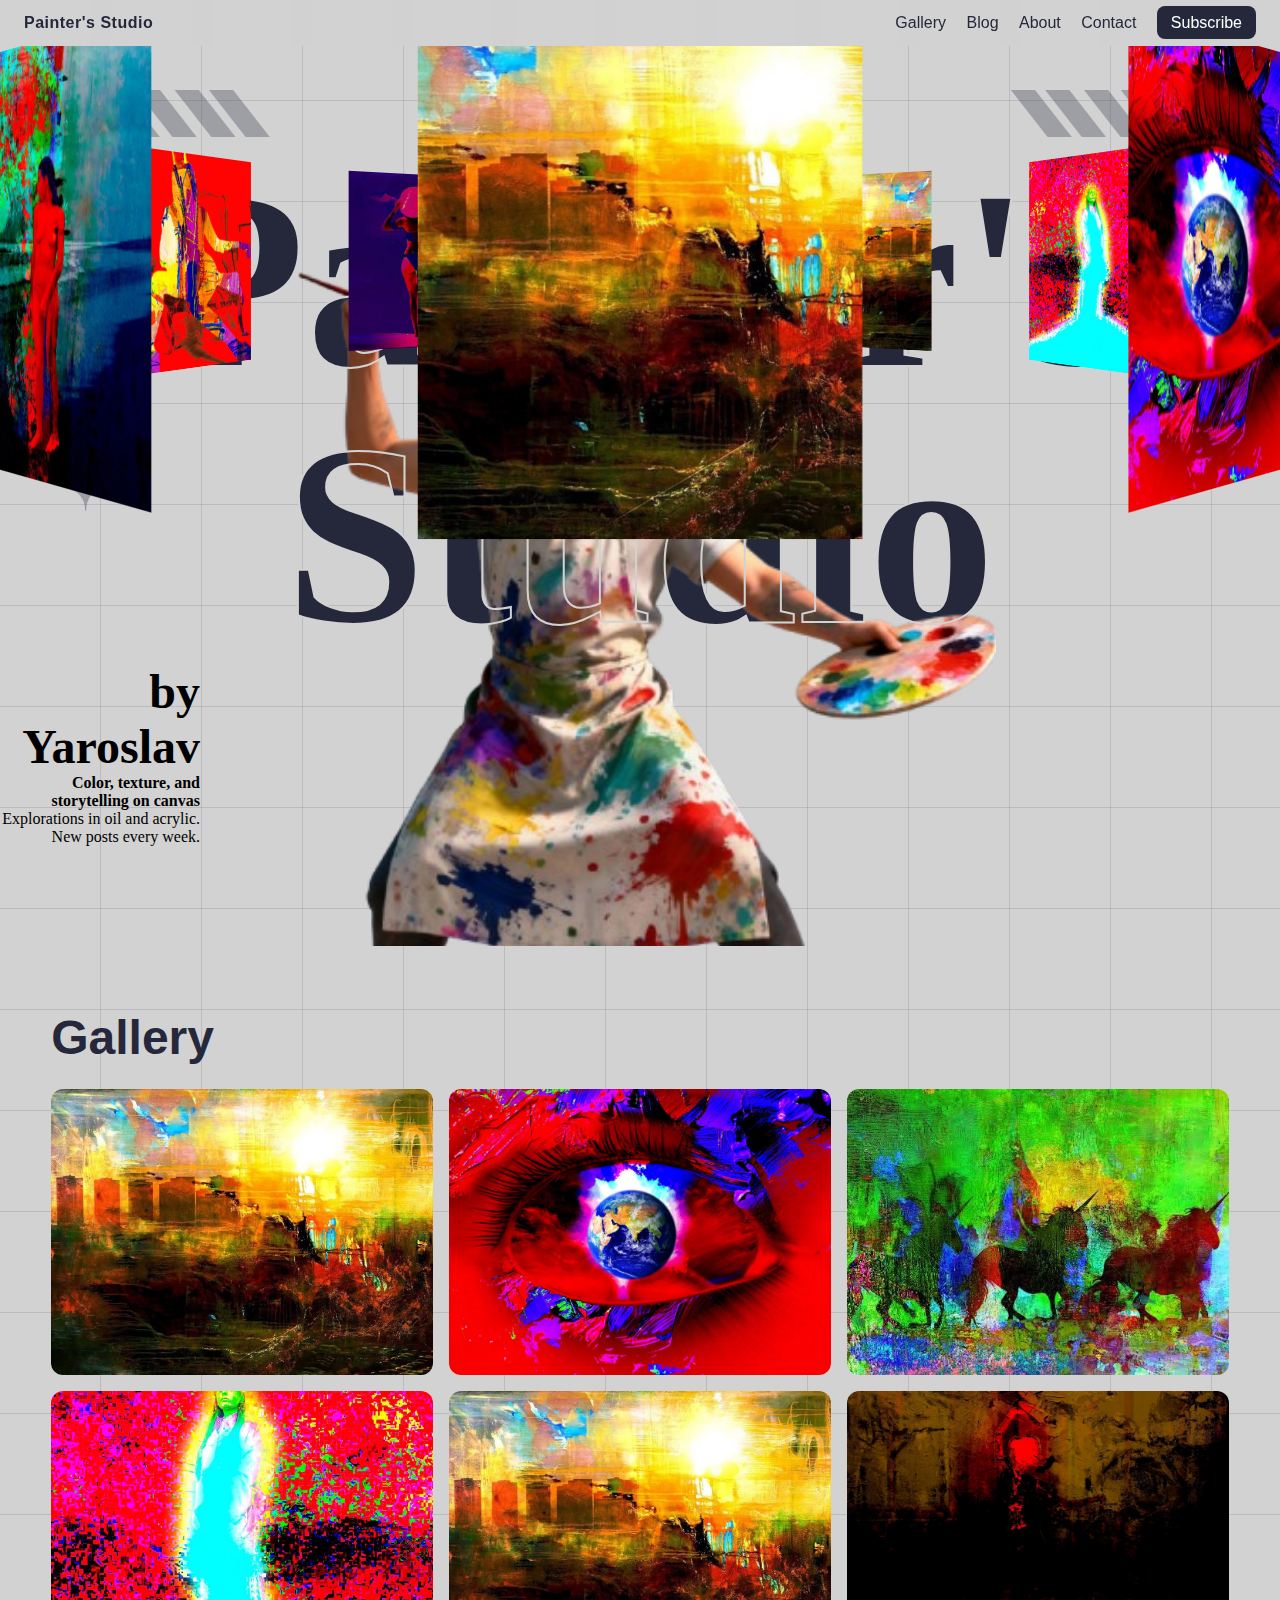
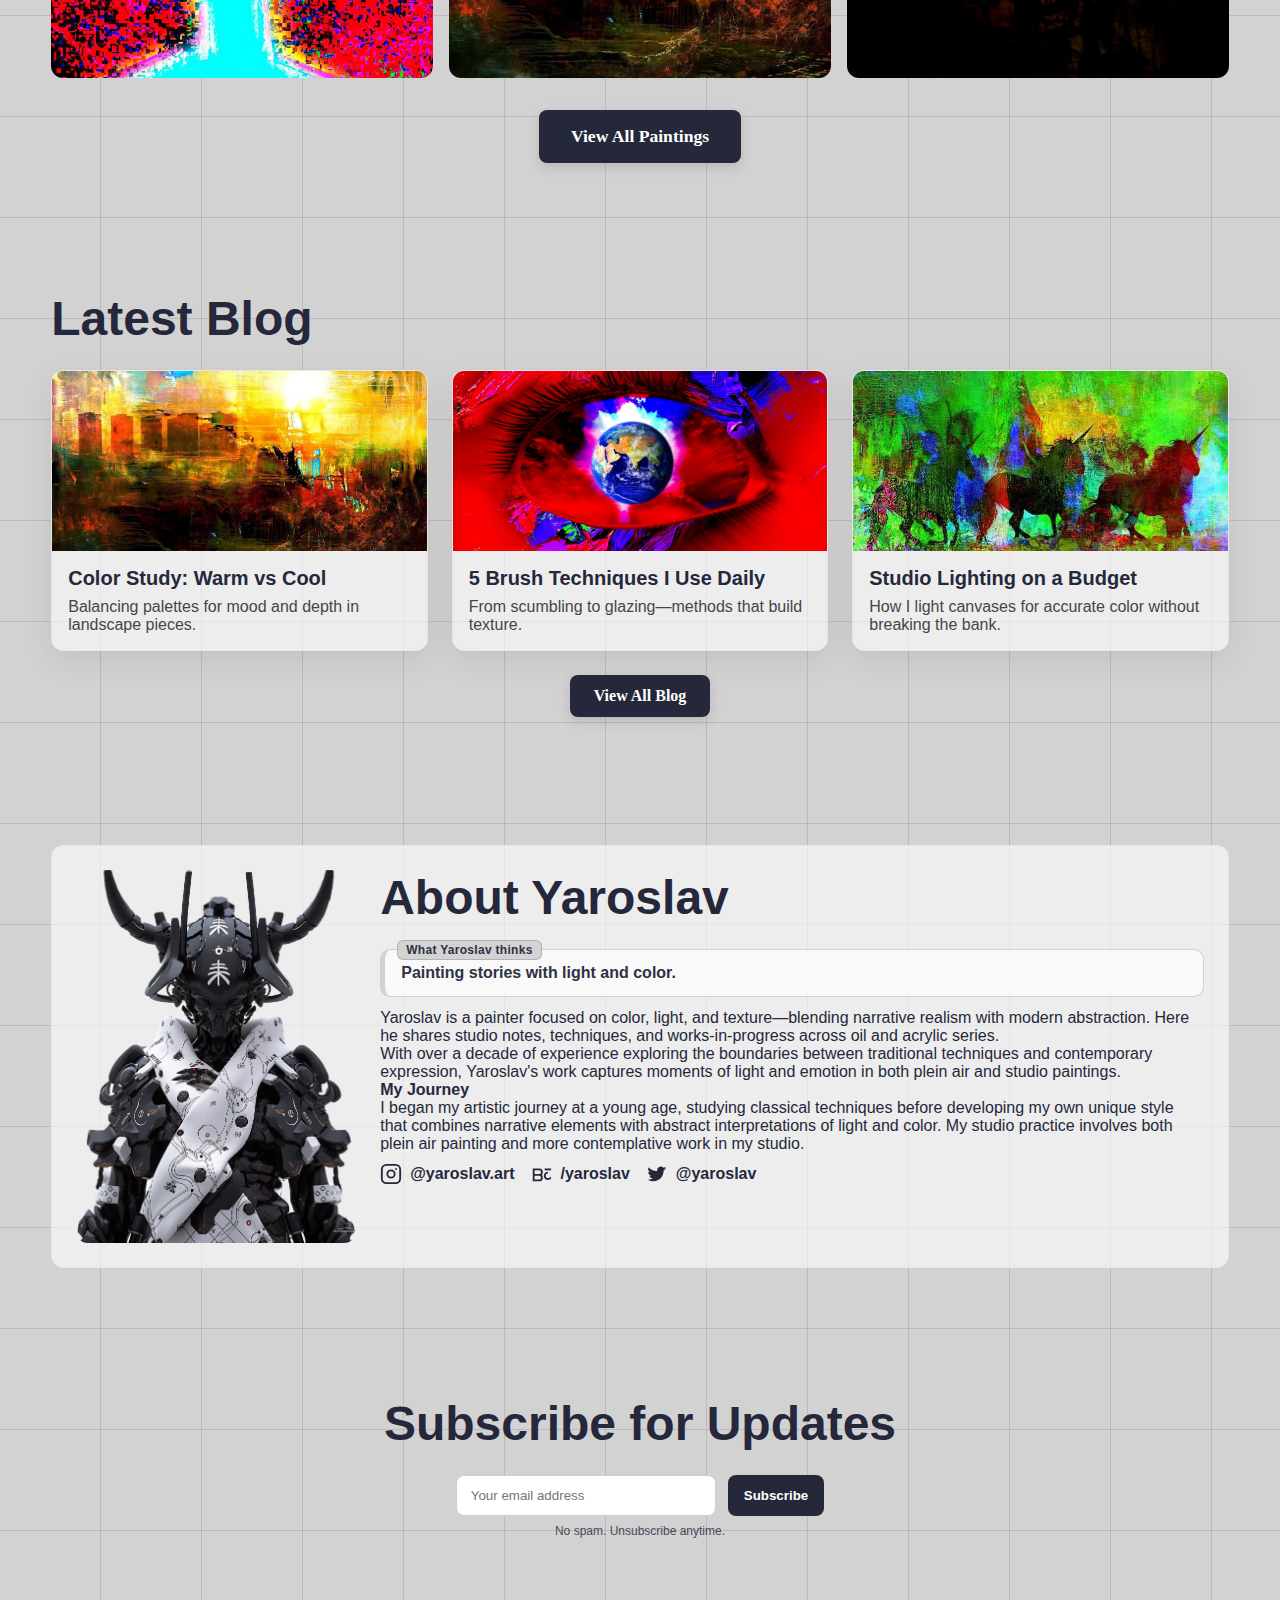
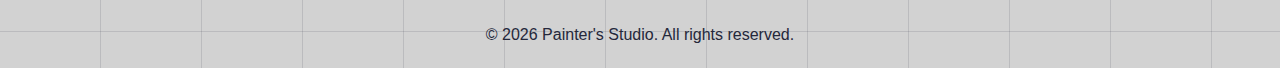
<file: index.html>
<!DOCTYPE html>
<html lang="en">
  <head>
    <meta charset="UTF-8" />
    <meta name="viewport" content="width=device-width, initial-scale=1.0" />
    <title>Painter's Studio — Blog</title>
    <style>
      * {
        margin: 0;
        padding: 0;
        box-sizing: border-box;
      }
      body {
        background-color: #d2d2d2;
        background-image: repeating-linear-gradient(
            to right,
            transparent 0 100px,
            #25283b22 100px 101px
          ),
          repeating-linear-gradient(
            to bottom,
            transparent 0 100px,
            #25283b22 100px 101px
          );
      }

      body::before {
        position: absolute;
        width: min(1400px, 90vw);
        top: 10%;
        left: 50%;
        height: 90%;
        transform: translateX(-50%);
        content: "";
        background-image: url(images/bg.png);
        background-size: 100%;
        background-repeat: no-repeat;
        background-position: top center;
        pointer-events: none;
      }

      /* Mobile menu toggle button */
      .menu-toggle {
        display: none;
        flex-direction: column;
        background: none;
        border: none;
        cursor: pointer;
        padding: 10px;
        z-index: 10;
      }

      .menu-toggle span {
        width: 25px;
        height: 3px;
        background-color: #25283b;
        margin: 3px 0;
        transition: 0.3s;
        border-radius: 2px;
      }

      /* Site header */
      .site-header {
        position: sticky;
        top: 0;
        width: 100%;
        display: flex;
        align-items: center;
        justify-content: space-between;
        padding: 14px 24px;
        backdrop-filter: blur(8px);
        background: rgba(210, 210, 210, 0.5);
        z-index: 5;
        font-family: Poppins, sans-serif;
      }
      .site-header .brand {
        font-weight: 700;
        letter-spacing: 0.5px;
        color: #25283b;
      }
      .site-header .nav a {
        color: #25283b;
        text-decoration: none;
        margin-left: 16px;
        font-weight: 500;
      }
      .site-header .nav .cta {
        padding: 8px 14px;
        border-radius: 8px;
        background: #25283b;
        color: #fff;
      }

      /* Responsive styles */
      @media screen and (max-width: 640px) {
        .site-header {
          padding: 12px 16px;
        }
        .site-header .nav a {
          margin-left: 10px;
        }

        /* Mobile menu styles - opening from left */
        .menu-toggle {
          display: flex;
        }

        .site-header .nav {
          position: fixed;
          top: 0;
          left: -100%;
          width: 70%;
          height: 100vh;
          background: rgba(210, 210, 210, 0.95);
          backdrop-filter: blur(8px);
          flex-direction: column;
          justify-content: flex-start;
          padding: 80px 20px 20px;
          transition: left 0.3s ease;
          z-index: 1000;
          display: flex !important; /* Override the display: none from style.css */
        }

        .site-header .nav.active {
          left: 0;
        }

        .site-header .nav a {
          margin: 10px 0;
          padding: 12px 0;
          font-size: 18px;
          border-bottom: 1px solid rgba(37, 40, 59, 0.1);
        }

        .site-header .nav .cta {
          margin-top: 10px;
          padding: 12px;
          text-align: center;
          border-radius: 8px;
        }
      }
    </style>
    <link rel="stylesheet" href="style.css" />
  </head>
  <body>
    <header class="site-header">
      <div class="brand">
        <a href="index.html" style="color: inherit; text-decoration: none"
          >Painter's Studio</a
        >
      </div>
      <button class="menu-toggle" aria-label="Toggle navigation">
        <span></span>
        <span></span>
        <span></span>
      </button>
      <nav class="nav" aria-label="Primary">
        <a href="gallery.html">Gallery</a>
        <a href="blog.html">Blog</a>
        <a href="about.html">About</a>
        <a href="contact.html">Contact</a>
        <a href="#newsletter" class="cta">Subscribe</a>
      </nav>
    </header>

    <div class="banner">
      <div class="slider" style="--quantity: 10">
        <div class="item" style="--position: 1">
          <a
            href="detail.html?img=images/paintings/painting1.jpg&title=Featured%20Artwork%201"
          >
            <img
              src="images/paintings/painting1.jpg"
              alt="Featured artwork 1"
            />
          </a>
        </div>
        <div class="item" style="--position: 2">
          <a
            href="detail.html?img=images/paintings/painting2.jpg&title=Featured%20Artwork%202"
          >
            <img
              src="images/paintings/painting2.jpg"
              alt="Featured artwork 2"
            />
          </a>
        </div>
        <div class="item" style="--position: 3">
          <a
            href="detail.html?img=images/paintings/painting3.jpg&title=Featured%20Artwork%203"
          >
            <img
              src="images/paintings/painting3.jpg"
              alt="Featured artwork 3"
            />
          </a>
        </div>
        <div class="item" style="--position: 4">
          <a
            href="detail.html?img=images/paintings/painting4.jpg&title=Featured%20Artwork%204"
          >
            <img
              src="images/paintings/painting4.jpg"
              alt="Featured artwork 4"
            />
          </a>
        </div>
        <div class="item" style="--position: 5">
          <a
            href="detail.html?img=images/paintings/painting5.jpg&title=Featured%20Artwork%205"
          >
            <img
              src="images/paintings/painting5.jpg"
              alt="Featured artwork 5"
            />
          </a>
        </div>
        <div class="item" style="--position: 6">
          <a
            href="detail.html?img=images/paintings/painting6.jpg&title=Featured%20Artwork%206"
          >
            <img
              src="images/paintings/painting6.jpg"
              alt="Featured artwork 6"
            />
          </a>
        </div>
        <div class="item" style="--position: 7">
          <a
            href="detail.html?img=images/paintings/painting7.jpg&title=Featured%20Artwork%207"
          >
            <img
              src="images/paintings/painting7.jpg"
              alt="Featured artwork 7"
            />
          </a>
        </div>
        <div class="item" style="--position: 8">
          <a
            href="detail.html?img=images/paintings/painting8.jpg&title=Featured%20Artwork%208"
          >
            <img
              src="images/paintings/painting8.jpg"
              alt="Featured artwork 8"
            />
          </a>
        </div>
        <div class="item" style="--position: 9">
          <a
            href="detail.html?img=images/paintings/painting9.jpg&title=Featured%20Artwork%209"
          >
            <img
              src="images/paintings/painting9.jpg"
              alt="Featured artwork 9"
            />
          </a>
        </div>
        <div class="item" style="--position: 10">
          <a
            href="detail.html?img=images/paintings/painting10.jpg&title=Featured%20Artwork%2010"
          >
            <img
              src="images/paintings/painting10.jpg"
              alt="Featured artwork 10"
            />
          </a>
        </div>
      </div>
      <div class="content">
        <h1 id="gallery" data-content="Painter's Studio">Painter's Studio</h1>
        <div class="author">
          <h2>by Yaroslav</h2>
          <p><b>Color, texture, and storytelling on canvas</b></p>
          <p>Explorations in oil and acrylic. New posts every week.</p>
        </div>
        <div class="model"></div>
      </div>
    </div>

    <main>
      <section id="gallery" class="section gallery">
        <h3 class="section-title">Gallery</h3>
        <div class="gallery-grid">
          <figure class="gallery-item">
            <a
              href="detail.html?img=images/paintings/painting1.jpg&title=Gallery%20Image%201"
            >
              <img src="images/paintings/painting1.jpg" alt="Gallery image 1" />
            </a>
          </figure>
          <figure class="gallery-item">
            <a
              href="detail.html?img=images/paintings/painting2.jpg&title=Gallery%20Image%202"
            >
              <img src="images/paintings/painting2.jpg" alt="Gallery image 2" />
            </a>
          </figure>
          <figure class="gallery-item">
            <a
              href="detail.html?img=images/paintings/painting3.jpg&title=Gallery%20Image%203"
            >
              <img src="images/paintings/painting3.jpg" alt="Gallery image 3" />
            </a>
          </figure>
          <figure class="gallery-item">
            <a
              href="detail.html?img=images/paintings/painting4.jpg&title=Gallery%20Image%204"
            >
              <img src="images/paintings/painting4.jpg" alt="Gallery image 4" />
            </a>
          </figure>
          <figure class="gallery-item">
            <a
              href="detail.html?img=images/paintings/painting5.jpg&title=Gallery%20Image%205"
            >
              <img src="images/paintings/painting5.jpg" alt="Gallery image 5" />
            </a>
          </figure>
          <figure class="gallery-item">
            <a
              href="detail.html?img=images/paintings/painting6.jpg&title=Gallery%20Image%206"
            >
              <img src="images/paintings/painting6.jpg" alt="Gallery image 6" />
            </a>
          </figure>
        </div>
        <div style="text-align: center; margin-top: 32px">
          <a
            href="gallery.html"
            class="cta"
            style="
              display: inline-block;
              padding: 16px 32px;
              font-size: 1.1rem;
              text-decoration: none;
              background: #25283b;
              color: #fff;
              border-radius: 8px;
              font-weight: 600;
              transition: all 0.3s ease;
              box-shadow: 0 4px 12px rgba(37, 40, 59, 0.15);
            "
          >
            View All Paintings
          </a>
        </div>
      </section>

      <section id="posts" class="section posts">
        <h3 class="section-title">Latest Blog</h3>
        <div class="posts-grid">
          <article class="post-card">
            <a
              href="detail.html?img=images/paintings/painting1.jpg&title=Color%20Study:%20Warm%20vs%20Cool&desc=Balancing%20palettes%20for%20mood%20and%20depth%20in%20landscape%20pieces.&meta=Blog%20Post%20·%205%20min%20read"
            >
              <img
                src="images/paintings/painting1.jpg"
                alt="Post cover: Color study"
              />
              <div class="post-content">
                <h4>Color Study: Warm vs Cool</h4>
                <p>
                  Balancing palettes for mood and depth in landscape pieces.
                </p>
              </div>
            </a>
          </article>
          <article class="post-card">
            <a
              href="detail.html?img=images/paintings/painting2.jpg&title=5%20Brush%20Techniques%20I%20Use%20Daily&desc=From%20scumbling%20to%20glazing—methods%20that%20build%20texture.&meta=Blog%20Post%20·%203%20min%20read"
            >
              <img
                src="images/paintings/painting2.jpg"
                alt="Post cover: Brush techniques"
              />
              <div class="post-content">
                <h4>5 Brush Techniques I Use Daily</h4>
                <p>From scumbling to glazing—methods that build texture.</p>
              </div>
            </a>
          </article>
          <article class="post-card">
            <a
              href="detail.html?img=images/paintings/painting3.jpg&title=Studio%20Lighting%20on%20a%20Budget&desc=How%20I%20light%20canvases%20for%20accurate%20color%20without%20breaking%20the%20bank.&meta=Blog%20Post%20·%204%20min%20read"
            >
              <img
                src="images/paintings/painting3.jpg"
                alt="Post cover: Studio lighting"
              />
              <div class="post-content">
                <h4>Studio Lighting on a Budget</h4>
                <p>
                  How I light canvases for accurate color without breaking the
                  bank.
                </p>
              </div>
            </a>
          </article>
        </div>
        <div style="text-align: center; margin-top: 24px">
          <a
            href="blog.html"
            class="cta"
            style="
              display: inline-block;
              padding: 12px 24px;
              font-size: 1rem;
              text-decoration: none;
              background: #25283b;
              color: #fff;
              border-radius: 8px;
              font-weight: 600;
              transition: all 0.3s ease;
              box-shadow: 0 4px 12px rgba(37, 40, 59, 0.15);
            "
          >
            View All Blog
          </a>
        </div>
      </section>

      <section id="about" class="section about">
        <div class="about-inner">
          <div class="about-media">
            <img src="images/model.png" alt="Portrait of Yaroslav" />
          </div>
          <div class="about-content">
            <h3 class="section-title">About Yaroslav</h3>
            <h4 class="slogan">Painting stories with light and color.</h4>
            <div class="about-text">
              <p>
                Yaroslav is a painter focused on color, light, and
                texture—blending narrative realism with modern abstraction. Here
                he shares studio notes, techniques, and works‑in‑progress across
                oil and acrylic series.
              </p>

              <p>
                With over a decade of experience exploring the boundaries
                between traditional techniques and contemporary expression,
                Yaroslav's work captures moments of light and emotion in both
                plein air and studio paintings.
              </p>

              <div class="journey">
                <h4>My Journey</h4>
                <p>
                  I began my artistic journey at a young age, studying classical
                  techniques before developing my own unique style that combines
                  narrative elements with abstract interpretations of light and
                  color. My studio practice involves both plein air painting and
                  more contemplative work in my studio.
                </p>
              </div>
            </div>
            <div class="socials">
              <a class="social" href="#" aria-label="Instagram">
                <svg
                  width="22"
                  height="22"
                  viewBox="0 0 24 24"
                  fill="none"
                  xmlns="http://www.w3.org/2000/svg"
                >
                  <rect
                    x="2"
                    y="2"
                    width="20"
                    height="20"
                    rx="5"
                    stroke="#25283B"
                    stroke-width="2"
                  />
                  <circle
                    cx="12"
                    cy="12"
                    r="4"
                    stroke="#25283B"
                    stroke-width="2"
                  />
                  <circle cx="17.5" cy="6.5" r="1" fill="#25283B" />
                </svg>
                <span>@yaroslav.art</span>
              </a>
              <a class="social" href="#" aria-label="Behance">
                <svg
                  width="22"
                  height="22"
                  viewBox="0 0 24 24"
                  fill="none"
                  xmlns="http://www.w3.org/2000/svg"
                >
                  <path
                    d="M4 7h6a3 3 0 110 6H4V7zm0 6h6a3 3 0 010 6H4v-6z"
                    stroke="#25283B"
                    stroke-width="2"
                  />
                  <path
                    d="M19.5 10.5c-1.933 0-3.5 1.567-3.5 3.5s1.567 3.5 3.5 3.5c1.356 0 2.54-.755 3.137-1.873"
                    stroke="#25283B"
                    stroke-width="2"
                  />
                  <path d="M16 7h7" stroke="#25283B" stroke-width="2" />
                </svg>
                <span>/yaroslav</span>
              </a>
              <a class="social" href="#" aria-label="Twitter">
                <svg
                  width="22"
                  height="22"
                  viewBox="0 0 24 24"
                  fill="none"
                  xmlns="http://www.w3.org/2000/svg"
                >
                  <path
                    d="M22 5.8a7.9 7.9 0 01-2.3.6 4 4 0 001.8-2.2 7.7 7.7 0 01-2.5 1 3.9 3.9 0 00-6.7 3.5A11 11 0 013 4.6a3.9 3.9 0 001.2 5.2 4 4 0 01-1.8.1 3.9 3.9 0 003.1 3.8 4 4 0 01-1.8.1 3.9 3.9 0 003.7 2.8A7.9 7.9 0 012 18.2a11.1 11.1 0 006 1.8c7.2 0 11.2-6 11.2-11.2v-.5A8 8 0 0022 5.8z"
                    fill="#25283B"
                  />
                </svg>
                <span>@yaroslav</span>
              </a>
            </div>
          </div>
        </div>
      </section>

      <section
        id="newsletter"
        class="section newsletter"
        aria-labelledby="newsletter-title"
      >
        <h3 id="newsletter-title" class="section-title">
          Subscribe for Updates
        </h3>
        <form action="#" method="post" class="newsletter-form">
          <input
            type="email"
            name="email"
            placeholder="Your email address"
            aria-label="Email address"
            required
          />
          <button type="submit" class="cta">Subscribe</button>
        </form>
        <p class="fineprint">No spam. Unsubscribe anytime.</p>
      </section>
    </main>

    <footer class="site-footer">
      <p>
        &copy; <span id="year"></span> Painter's Studio. All rights reserved.
      </p>
    </footer>

    <script>
      document.getElementById("year").textContent = new Date().getFullYear();

      // Mobile menu toggle
      document.addEventListener("DOMContentLoaded", function () {
        const menuToggle = document.querySelector(".menu-toggle");
        const nav = document.querySelector(".nav");

        function toggleMenu() {
          nav.classList.toggle("active");

          // Animate hamburger to X
          const spans = menuToggle.querySelectorAll("span");
          if (nav.classList.contains("active")) {
            spans[0].style.transform = "rotate(45deg) translate(5px, 5px)";
            spans[1].style.opacity = "0";
            spans[2].style.transform = "rotate(-45deg) translate(7px, -6px)";
          } else {
            spans[0].style.transform = "none";
            spans[1].style.opacity = "1";
            spans[2].style.transform = "none";
          }
        }

        menuToggle.addEventListener("click", toggleMenu);

        // Close menu when clicking on a link
        const navLinks = document.querySelectorAll(".nav a");
        navLinks.forEach((link) => {
          link.addEventListener("click", function () {
            nav.classList.remove("active");
            const spans = menuToggle.querySelectorAll("span");
            spans[0].style.transform = "none";
            spans[1].style.opacity = "1";
            spans[2].style.transform = "none";
          });
        });

        // Close menu when clicking outside of it
        document.addEventListener("click", function (event) {
          if (
            nav.classList.contains("active") &&
            !nav.contains(event.target) &&
            !menuToggle.contains(event.target)
          ) {
            nav.classList.remove("active");
            const spans = menuToggle.querySelectorAll("span");
            spans[0].style.transform = "none";
            spans[1].style.opacity = "1";
            spans[2].style.transform = "none";
          }
        });
      });
    </script>
  </body>
</html>
</file>
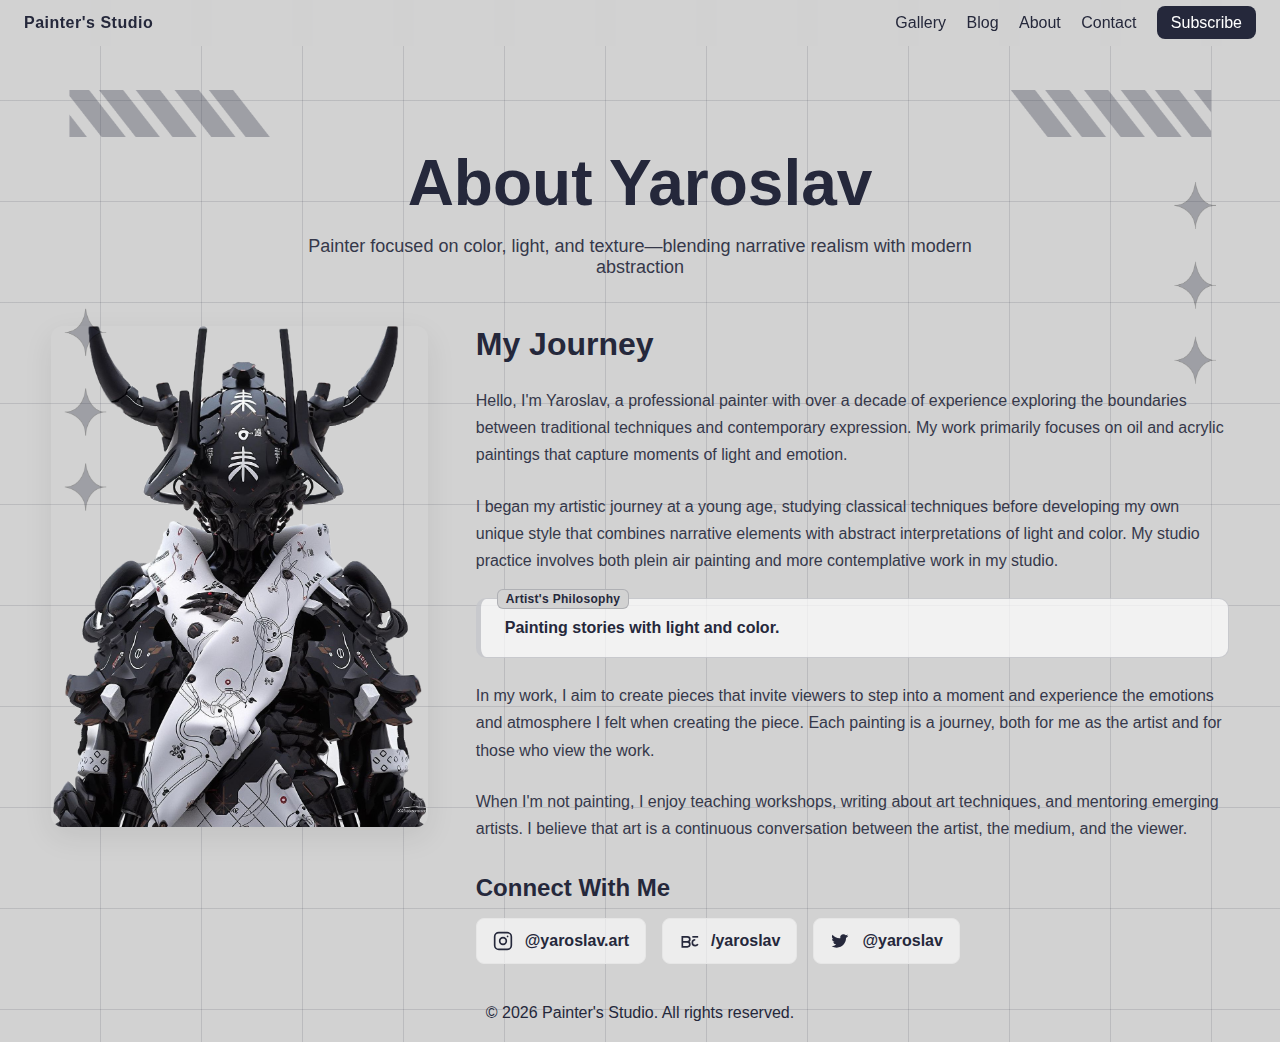
<file: about.html>
<!DOCTYPE html>
<html lang="en">
  <head>
    <meta charset="UTF-8" />
    <meta name="viewport" content="width=device-width, initial-scale=1.0" />
    <title>About Yaroslav — Painter's Studio</title>
    <link rel="stylesheet" href="style.css" />
    <style>
      /* Global reset and base styles */
      * {
        margin: 0;
        padding: 0;
        box-sizing: border-box;
      }
      body {
        background-color: #d2d2d2;
        background-image: repeating-linear-gradient(
            to right,
            transparent 0 100px,
            #25283b22 100px 101px
          ),
          repeating-linear-gradient(
            to bottom,
            transparent 0 100px,
            #25283b22 100px 101px
          );
      }

      body::before {
        position: absolute;
        width: min(1400px, 90vw);
        top: 10%;
        left: 50%;
        height: 90%;
        transform: translateX(-50%);
        content: "";
        background-image: url(images/bg.png);
        background-size: 100%;
        background-repeat: no-repeat;
        background-position: top center;
        pointer-events: none;
      }

      /* Mobile menu toggle button */
      .menu-toggle {
        display: none;
        flex-direction: column;
        background: none;
        border: none;
        cursor: pointer;
        padding: 10px;
        z-index: 10;
      }

      .menu-toggle span {
        width: 25px;
        height: 3px;
        background-color: #25283b;
        margin: 3px 0;
        transition: 0.3s;
        border-radius: 2px;
      }

      /* Site header */
      .site-header {
        position: sticky;
        top: 0;
        width: 100%;
        display: flex;
        align-items: center;
        justify-content: space-between;
        padding: 14px 24px;
        backdrop-filter: blur(8px);
        background: rgba(210, 210, 210, 0.5);
        z-index: 5;
        font-family: Poppins, sans-serif;
      }
      .site-header .brand {
        font-weight: 700;
        letter-spacing: 0.5px;
        color: #25283b;
      }
      .site-header .nav a {
        color: #25283b;
        text-decoration: none;
        margin-left: 16px;
        font-weight: 500;
      }
      .site-header .nav .cta {
        padding: 8px 14px;
        border-radius: 8px;
        background: #25283b;
        color: #fff;
      }

      /* Page-specific styles */
      .about-page {
        width: min(1200px, 92vw);
        margin: 100px auto 20px;
      }
      .about-hero {
        text-align: center;
        margin-bottom: 48px;
      }
      .about-hero h1 {
        font-family: "ICA Rubrik", Poppins, sans-serif;
        font-size: clamp(32px, 5vw, 64px);
        color: #25283b;
        margin-bottom: 16px;
      }
      .about-hero p {
        font-family: Poppins, sans-serif;
        font-size: 18px;
        max-width: 700px;
        margin: 0 auto;
        color: #25283b;
        opacity: 0.9;
      }
      .about-content {
        display: grid;
        grid-template-columns: 1fr 2fr;
        gap: 48px;
        align-items: start;
      }
      .about-portrait {
        border-radius: 12px;
        overflow: hidden;
        box-shadow: 0 10px 30px rgba(0, 0, 0, 0.08);
      }
      .about-portrait img {
        width: 100%;
        height: auto;
        display: block;
      }
      .about-text {
        font-family: Poppins, sans-serif;
        color: #25283b;
      }
      .about-text h2 {
        font-family: "ICA Rubrik", Poppins, sans-serif;
        font-size: 32px;
        margin-bottom: 24px;
        color: #25283b;
      }
      .about-text p {
        line-height: 1.7;
        margin-bottom: 24px;
        opacity: 0.9;
      }
      .slogan-box {
        margin: 24px 0;
        padding: 20px 24px;
        border: 1px solid #25283b33;
        border-left-width: 5px;
        border-radius: 10px;
        background: rgba(255, 255, 255, 0.7);
        font-weight: 600;
        position: relative;
      }
      .slogan-box::before {
        content: "Artist's Philosophy";
        position: absolute;
        top: -10px;
        left: 16px;
        font-size: 12px;
        line-height: 1;
        letter-spacing: 0.3px;
        color: #25283b;
        background: #d2d2d2;
        border: 1px solid #25283b33;
        border-radius: 6px;
        padding: 3px 8px;
      }
      .socials-section {
        margin-top: 32px;
      }
      .socials-section h3 {
        font-family: "ICA Rubrik", Poppins, sans-serif;
        font-size: 24px;
        margin-bottom: 16px;
        color: #25283b;
      }
      .social-links {
        display: flex;
        flex-wrap: wrap;
        gap: 16px;
      }
      .social-link {
        display: inline-flex;
        align-items: center;
        gap: 12px;
        color: #25283b;
        text-decoration: none;
        font-weight: 600;
        padding: 12px 16px;
        border: 1px solid #e6e6e6;
        border-radius: 8px;
        background: rgba(255, 255, 255, 0.6);
        transition: all 0.2s ease;
      }
      .social-link:hover {
        transform: translateY(-2px);
        box-shadow: 0 4px 12px rgba(0, 0, 0, 0.08);
      }
      
      /* Responsive styles */
      @media screen and (max-width: 640px) {
        .site-header {
          padding: 12px 16px;
        }
        .site-header .nav a {
          margin-left: 10px;
        }

        /* Mobile menu styles - opening from left */
        .menu-toggle {
          display: flex;
        }

        .site-header .nav {
          position: fixed;
          top: 0;
          left: -100%;
          width: 70%;
          height: 100vh;
          background: rgba(210, 210, 210, 0.95);
          backdrop-filter: blur(8px);
          flex-direction: column;
          justify-content: flex-start;
          padding: 80px 20px 20px;
          transition: left 0.3s ease;
          z-index: 1000;
          display: flex !important;
        }

        .site-header .nav.active {
          left: 0;
        }

        .site-header .nav a {
          margin: 10px 0;
          padding: 12px 0;
          font-size: 18px;
          border-bottom: 1px solid rgba(37, 40, 59, 0.1);
        }

        .site-header .nav .cta {
          margin-top: 10px;
          padding: 12px;
          text-align: center;
          border-radius: 8px;
        }

        .about-page {
          margin: 84px auto 20px;
        }
        .about-hero h1 {
          font-size: clamp(28px, 6vw, 48px);
        }
        .about-hero p {
          font-size: 16px;
        }
      }
      
      @media screen and (max-width: 900px) {
        .about-content {
          grid-template-columns: 1fr;
          gap: 32px;
        }
        .about-hero {
          margin-bottom: 32px;
        }
      }
    </style>
  </head>
  <body>
    <header class="site-header">
      <div class="brand">
        <a href="index.html" style="color: inherit; text-decoration: none"
          >Painter's Studio</a
        >
      </div>
      <button class="menu-toggle" aria-label="Toggle navigation">
        <span></span>
        <span></span>
        <span></span>
      </button>
      <nav class="nav" aria-label="Primary">
        <a href="gallery.html">Gallery</a>
        <a href="blog.html">Blog</a>
        <a href="about.html">About</a>
        <a href="contact.html">Contact</a>
        <a href="index.html#newsletter" class="cta">Subscribe</a>
      </nav>
    </header>

    <main class="about-page">
      <div class="about-hero">
        <h1>About Yaroslav</h1>
        <p>
          Painter focused on color, light, and texture—blending narrative
          realism with modern abstraction
        </p>
      </div>

      <div class="about-content">
        <div class="about-portrait">
          <img src="images/model.png" alt="Portrait of Yaroslav" />
        </div>

        <div class="about-text">
          <h2>My Journey</h2>
          <p>
            Hello, I'm Yaroslav, a professional painter with over a decade of
            experience exploring the boundaries between traditional techniques
            and contemporary expression. My work primarily focuses on oil and
            acrylic paintings that capture moments of light and emotion.
          </p>

          <p>
            I began my artistic journey at a young age, studying classical
            techniques before developing my own unique style that combines
            narrative elements with abstract interpretations of light and color.
            My studio practice involves both plein air painting and more
            contemplative work in my studio.
          </p>

          <div class="slogan-box">Painting stories with light and color.</div>

          <p>
            In my work, I aim to create pieces that invite viewers to step into
            a moment and experience the emotions and atmosphere I felt when
            creating the piece. Each painting is a journey, both for me as the
            artist and for those who view the work.
          </p>

          <p>
            When I'm not painting, I enjoy teaching workshops, writing about art
            techniques, and mentoring emerging artists. I believe that art is a
            continuous conversation between the artist, the medium, and the
            viewer.
          </p>

          <div class="socials-section">
            <h3>Connect With Me</h3>
            <div class="social-links">
              <a class="social-link" href="#" aria-label="Instagram">
                <svg
                  width="20"
                  height="20"
                  viewBox="0 0 24 24"
                  fill="none"
                  xmlns="http://www.w3.org/2000/svg"
                >
                  <rect
                    x="2"
                    y="2"
                    width="20"
                    height="20"
                    rx="5"
                    stroke="#25283B"
                    stroke-width="2"
                  />
                  <circle
                    cx="12"
                    cy="12"
                    r="4"
                    stroke="#25283B"
                    stroke-width="2"
                  />
                  <circle cx="17.5" cy="6.5" r="1" fill="#25283B" />
                </svg>
                <span>@yaroslav.art</span>
              </a>
              <a class="social-link" href="#" aria-label="Behance">
                <svg
                  width="20"
                  height="20"
                  viewBox="0 0 24 24"
                  fill="none"
                  xmlns="http://www.w3.org/2000/svg"
                >
                  <path
                    d="M4 7h6a3 3 0 110 6H4V7zm0 6h6a3 3 0 010 6H4v-6z"
                    stroke="#25283B"
                    stroke-width="2"
                  />
                  <path
                    d="M19.5 10.5c-1.933 0-3.5 1.567-3.5 3.5s1.567 3.5 3.5 3.5c1.356 0 2.54-.755 3.137-1.873"
                    stroke="#25283B"
                    stroke-width="2"
                  />
                  <path d="M16 7h7" stroke="#25283B" stroke-width="2" />
                </svg>
                <span>/yaroslav</span>
              </a>
              <a class="social-link" href="#" aria-label="Twitter">
                <svg
                  width="20"
                  height="20"
                  viewBox="0 0 24 24"
                  fill="none"
                  xmlns="http://www.w3.org/2000/svg"
                >
                  <path
                    d="M22 5.8a7.9 7.9 0 01-2.3.6 4 4 0 001.8-2.2 7.7 7.7 0 01-2.5 1 3.9 3.9 0 00-6.7 3.5A11 11 0 013 4.6a3.9 3.9 0 001.2 5.2 4 4 0 01-1.8-.5v.1a3.9 3.9 0 003.1 3.8 4 4 0 01-1.8.1 3.9 3.9 0 003.7 2.8A7.9 7.9 0 012 18.2a11.1 11.1 0 006 1.8c7.2 0 11.2-6 11.2-11.2v-.5A8 8 0 0022 5.8z"
                    fill="#25283B"
                  />
                </svg>
                <span>@yaroslav</span>
              </a>
            </div>
          </div>
        </div>
      </div>
    </main>

    <footer
      class="site-footer"
      style="
        padding: 20px;
        text-align: center;
        font-family: Poppins, sans-serif;
        color: #25283b;
      "
    >
      <p>
        &copy; <span id="year"></span> Painter's Studio. All rights reserved.
      </p>
    </footer>
    
    <script>
      document.getElementById("year").textContent = new Date().getFullYear();

      // Mobile menu toggle
      document.addEventListener("DOMContentLoaded", function () {
        const menuToggle = document.querySelector(".menu-toggle");
        const nav = document.querySelector(".nav");

        function toggleMenu() {
          nav.classList.toggle("active");

          // Animate hamburger to X
          const spans = menuToggle.querySelectorAll("span");
          if (nav.classList.contains("active")) {
            spans[0].style.transform = "rotate(45deg) translate(5px, 5px)";
            spans[1].style.opacity = "0";
            spans[2].style.transform = "rotate(-45deg) translate(7px, -6px)";
          } else {
            spans[0].style.transform = "none";
            spans[1].style.opacity = "1";
            spans[2].style.transform = "none";
          }
        }

        menuToggle.addEventListener("click", toggleMenu);

        // Close menu when clicking on a link
        const navLinks = document.querySelectorAll(".nav a");
        navLinks.forEach((link) => {
          link.addEventListener("click", function () {
            nav.classList.remove("active");
            const spans = menuToggle.querySelectorAll("span");
            spans[0].style.transform = "none";
            spans[1].style.opacity = "1";
            spans[2].style.transform = "none";
          });
        });

        // Close menu when clicking outside of it
        document.addEventListener("click", function (event) {
          if (
            nav.classList.contains("active") &&
            !nav.contains(event.target) &&
            !menuToggle.contains(event.target)
          ) {
            nav.classList.remove("active");
            const spans = menuToggle.querySelectorAll("span");
            spans[0].style.transform = "none";
            spans[1].style.opacity = "1";
            spans[2].style.transform = "none";
          }
        });
      });
    </script>
  </body>
</html>
</file>
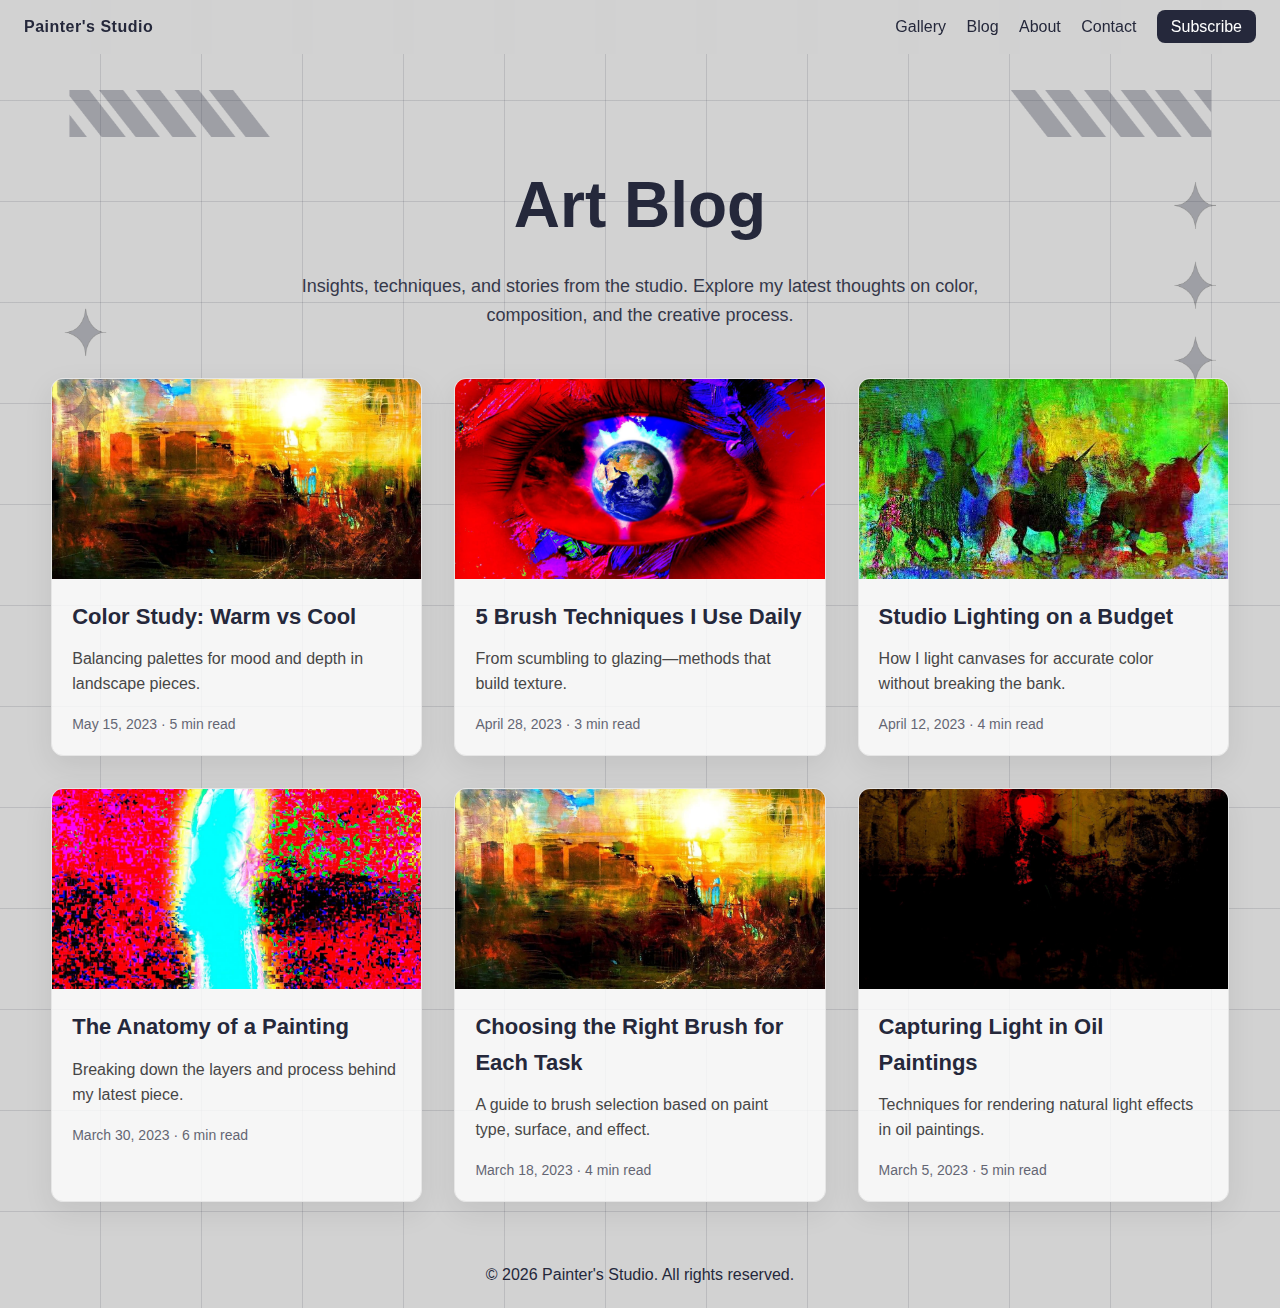
<file: blog.html>
<!DOCTYPE html>
<html lang="en">
  <head>
    <meta charset="UTF-8" />
    <meta name="viewport" content="width=device-width, initial-scale=1.0" />
    <title>Blog — Painter's Studio</title>
    <link rel="stylesheet" href="style.css" />
    <style>
      /* Global reset and base styles */
      * {
        margin: 0;
        padding: 0;
        box-sizing: border-box;
      }
      body {
        background-color: #d2d2d2;
        background-image: repeating-linear-gradient(
            to right,
            transparent 0 100px,
            #25283b22 100px 101px
          ),
          repeating-linear-gradient(
            to bottom,
            transparent 0 100px,
            #25283b22 100px 101px
          );
        font-family: Poppins, sans-serif;
        color: #25283b;
        line-height: 1.6;
      }

      body::before {
        position: absolute;
        width: min(1400px, 90vw);
        top: 10%;
        left: 50%;
        height: 90%;
        transform: translateX(-50%);
        content: "";
        background-image: url(images/bg.png);
        background-size: 100%;
        background-repeat: no-repeat;
        background-position: top center;
        pointer-events: none;
      }

      /* Blog page styles */
      .blog-page {
        width: min(1200px, 92vw);
        margin: 100px auto 40px;
      }
      .blog-hero {
        text-align: center;
        margin-bottom: 48px;
      }
      .blog-hero h1 {
        font-family: "ICA Rubrik", Poppins, sans-serif;
        font-size: clamp(32px, 5vw, 64px);
        color: #25283b;
        margin-bottom: 16px;
      }
      .blog-hero p {
        font-family: Poppins, sans-serif;
        font-size: 18px;
        max-width: 700px;
        margin: 0 auto;
        color: #25283b;
        opacity: 0.9;
      }

      /* Blog posts grid */
      .posts-grid {
        display: grid;
        grid-template-columns: repeat(auto-fit, minmax(300px, 1fr));
        gap: 32px;
      }

      .post-card {
        background: rgba(255, 255, 255, 0.8);
        border: 1px solid #e6e6e6;
        border-radius: 12px;
        overflow: hidden;
        box-shadow: 0 10px 30px rgba(0, 0, 0, 0.08);
        transition: transform 0.2s ease, box-shadow 0.2s ease;
      }

      .post-card:hover {
        transform: translateY(-4px);
        box-shadow: 0 14px 40px rgba(0, 0, 0, 0.12);
      }

      .post-card a {
        color: inherit;
        text-decoration: none;
        display: block;
      }

      .post-card img {
        width: 100%;
        height: 200px;
        object-fit: cover;
        display: block;
      }

      .post-card .post-content {
        padding: 20px;
      }

      .post-card h4 {
        font-family: "ICA Rubrik", Poppins, sans-serif;
        font-size: 22px;
        margin-bottom: 12px;
        color: #25283b;
      }

      .post-card p {
        color: #333;
        opacity: 0.9;
        margin-bottom: 16px;
      }

      .post-meta {
        font-size: 14px;
        opacity: 0.7;
      }

      /* Responsive */
      @media screen and (max-width: 768px) {
        .blog-page {
          margin: 84px auto 32px;
        }
        .blog-hero {
          margin-bottom: 32px;
        }
        .blog-hero h1 {
          font-size: clamp(28px, 6vw, 48px);
        }
        .blog-hero p {
          font-size: 16px;
        }
        .posts-grid {
          grid-template-columns: 1fr;
          gap: 24px;
        }
      }

      @media screen and (max-width: 480px) {
        .blog-page {
          margin: 72px auto 24px;
        }
        .post-card .post-content {
          padding: 16px;
        }
        .post-card h4 {
          font-size: 20px;
        }
      }
    </style>
  </head>
  <body>
    <header class="site-header">
      <div class="brand">
        <a href="index.html" style="color: inherit; text-decoration: none"
          >Painter's Studio</a
        >
      </div>
      <nav class="nav" aria-label="Primary">
        <a href="gallery.html">Gallery</a>
        <a href="blog.html">Blog</a>
        <a href="about.html">About</a>
        <a href="contact.html">Contact</a>
        <a href="index.html#newsletter" class="cta">Subscribe</a>
      </nav>
    </header>

    <main class="blog-page">
      <div class="blog-hero">
        <h1>Art Blog</h1>
        <p>
          Insights, techniques, and stories from the studio. Explore my latest
          thoughts on color, composition, and the creative process.
        </p>
      </div>

      <div class="posts-grid">
        <article class="post-card">
          <a
            href="detail.html?img=images/paintings/painting1.jpg&title=Color%20Study:%20Warm%20vs%20Cool&desc=Balancing%20palettes%20for%20mood%20and%20depth%20in%20landscape%20pieces.%20In%20this%20post,%20I%20explore%20how%20warm%20and%20cool%20colors%20can%20be%20used%20together%20to%20create%20depth%20and%20emotional%20resonance%20in%20landscape%20paintings.%20I%20discuss%20specific%20color%20mixing%20techniques%20and%20share%20examples%20from%20my%20recent%20work.&meta=Blog%20Post%20·%205%20min%20read"
          >
            <img
              src="images/paintings/painting1.jpg"
              alt="Color study: Warm vs Cool"
            />
            <div class="post-content">
              <h4>Color Study: Warm vs Cool</h4>
              <p>Balancing palettes for mood and depth in landscape pieces.</p>
              <div class="post-meta">May 15, 2023 · 5 min read</div>
            </div>
          </a>
        </article>

        <article class="post-card">
          <a
            href="detail.html?img=images/paintings/painting2.jpg&title=5%20Brush%20Techniques%20I%20Use%20Daily&desc=From%20scumbling%20to%20glazing—methods%20that%20build%20texture.%20These%20five%20brush%20techniques%20form%20the%20backbone%20of%20my%20painting%20practice.%20I%20explain%20each%20technique%20in%20detail,%20including%20when%20to%20use%20it,%20what%20kind%20of%20brush%20works%20best,%20and%20how%20to%20achieve%20different%20effects.&meta=Blog%20Post%20·%203%20min%20read"
          >
            <img
              src="images/paintings/painting2.jpg"
              alt="5 Brush Techniques I Use Daily"
            />
            <div class="post-content">
              <h4>5 Brush Techniques I Use Daily</h4>
              <p>From scumbling to glazing—methods that build texture.</p>
              <div class="post-meta">April 28, 2023 · 3 min read</div>
            </div>
          </a>
        </article>

        <article class="post-card">
          <a
            href="detail.html?img=images/paintings/painting3.jpg&title=Studio%20Lighting%20on%20a%20Budget&desc=How%20I%20light%20canvases%20for%20accurate%20color%20without%20breaking%20the%20bank.%20Creating%20the%20right%20lighting%20setup%20doesn't%20require%20expensive%20equipment.%20In%20this%20post,%20I%20share%20my%20DIY%20lighting%20solutions%20using%20household%20items%20and%20budget-friendly%20options%20that%20still%20provide%20accurate%20color%20rendering.&meta=Blog%20Post%20·%204%20min%20read"
          >
            <img
              src="images/paintings/painting3.jpg"
              alt="Studio Lighting on a Budget"
            />
            <div class="post-content">
              <h4>Studio Lighting on a Budget</h4>
              <p>
                How I light canvases for accurate color without breaking the
                bank.
              </p>
              <div class="post-meta">April 12, 2023 · 4 min read</div>
            </div>
          </a>
        </article>

        <article class="post-card">
          <a
            href="detail.html?img=images/paintings/painting4.jpg&title=The%20Anatomy%20of%20a%20Painting&desc=Breaking%20down%20the%20layers%20and%20process%20behind%20my%20latest%20piece.%20In%20this%20post,%20I%20take%20you%20through%20the%20entire%20process%20of%20creating%20one%20of%20my%20recent%20works,%20from%20initial%20sketch%20to%20final%20details.%20I%20discuss%20composition,%20color%20choices,%20and%20the%20emotional%20intent%20behind%20each%20brushstroke.&meta=Blog%20Post%20·%206%20min%20read"
          >
            <img
              src="images/paintings/painting4.jpg"
              alt="The Anatomy of a Painting"
            />
            <div class="post-content">
              <h4>The Anatomy of a Painting</h4>
              <p>
                Breaking down the layers and process behind my latest piece.
              </p>
              <div class="post-meta">March 30, 2023 · 6 min read</div>
            </div>
          </a>
        </article>

        <article class="post-card">
          <a
            href="detail.html?img=images/paintings/painting5.jpg&title=Choosing%20the%20Right%20Brush%20for%20Each%20Task&desc=A%20guide%20to%20brush%20selection%20based%20on%20paint%20type,%20surface,%20and%20effect.%20Understanding%20brush%20characteristics%20can%20transform%20your%20painting.%20I%20cover%20bristle%20vs%20synthetic%20hairs,%20shapes,%20sizes,%20and%20when%20to%20use%20each%20type%20for%20optimal%20results.&meta=Blog%20Post%20·%204%20min%20read"
          >
            <img
              src="images/paintings/painting5.jpg"
              alt="Choosing the Right Brush for Each Task"
            />
            <div class="post-content">
              <h4>Choosing the Right Brush for Each Task</h4>
              <p>
                A guide to brush selection based on paint type, surface, and
                effect.
              </p>
              <div class="post-meta">March 18, 2023 · 4 min read</div>
            </div>
          </a>
        </article>

        <article class="post-card">
          <a
            href="detail.html?img=images/paintings/painting6.jpg&title=Capturing%20Light%20in%20Oil%20Paintings&desc=Techniques%20for%20rendering%20natural%20light%20effects%20in%20oil%20paintings.%20Light%20is%20one%20of%20the%20most%20challenging%20aspects%20of%20painting.%20In%20this%20post,%20I%20share%20my%20approach%20to%20observing%20and%20translating%20natural%20light%20into%20oil%20paint,%20including%20color%20temperature%20shifts%20and%20value%20relationships.&meta=Blog%20Post%20·%205%20min%20read"
          >
            <img
              src="images/paintings/painting6.jpg"
              alt="Capturing Light in Oil Paintings"
            />
            <div class="post-content">
              <h4>Capturing Light in Oil Paintings</h4>
              <p>
                Techniques for rendering natural light effects in oil paintings.
              </p>
              <div class="post-meta">March 5, 2023 · 5 min read</div>
            </div>
          </a>
        </article>
      </div>
    </main>

    <footer
      class="site-footer"
      style="
        padding: 20px;
        text-align: center;
        font-family: Poppins, sans-serif;
        color: #25283b;
      "
    >
      <p>
        &copy; <span id="year"></span> Painter's Studio. All rights reserved.
      </p>
    </footer>

    <script>
      document.getElementById("year").textContent = new Date().getFullYear();
    </script>
  </body>
</html>
</file>
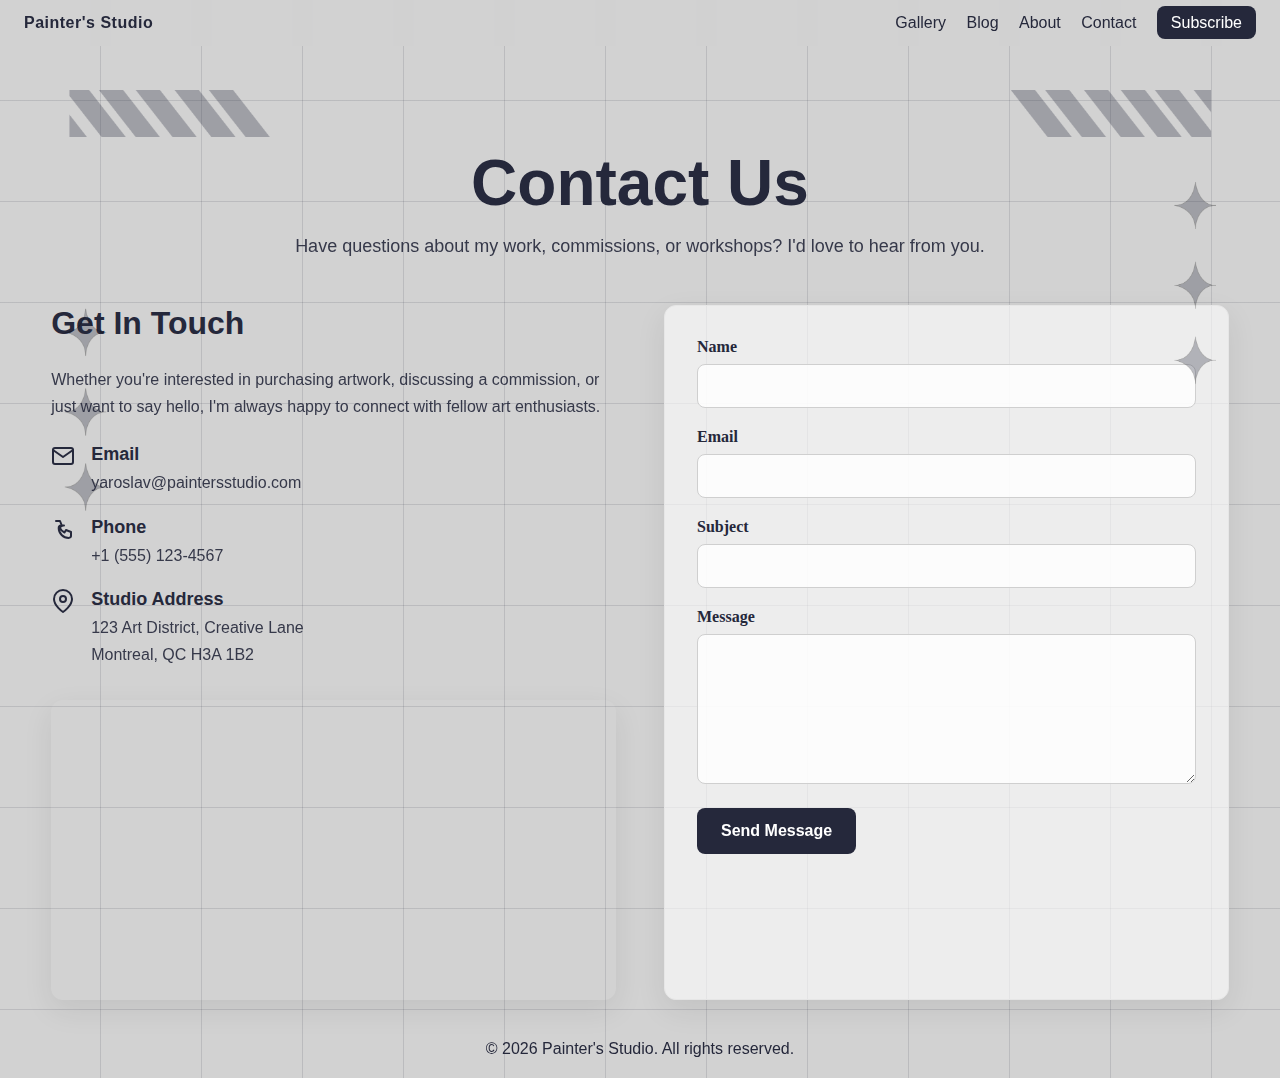
<file: contact.html>
<!DOCTYPE html>
<html lang="en">
  <head>
    <meta charset="UTF-8" />
    <meta name="viewport" content="width=device-width, initial-scale=1.0" />
    <title>Contact Us — Painter's Studio</title>
    <link rel="stylesheet" href="style.css" />
    <style>
      /* Global reset and base styles */
      * {
        margin: 0;
        padding: 0;
        box-sizing: border-box;
      }
      body {
        background-color: #d2d2d2;
        background-image: repeating-linear-gradient(
            to right,
            transparent 0 100px,
            #25283b22 100px 101px
          ),
          repeating-linear-gradient(
            to bottom,
            transparent 0 100px,
            #25283b22 100px 101px
          );
      }

      body::before {
        position: absolute;
        width: min(1400px, 90vw);
        top: 10%;
        left: 50%;
        height: 90%;
        transform: translateX(-50%);
        content: "";
        background-image: url(images/bg.png);
        background-size: 100%;
        background-repeat: no-repeat;
        background-position: top center;
        pointer-events: none;
      }

      /* Mobile menu toggle button */
      .menu-toggle {
        display: none;
        flex-direction: column;
        background: none;
        border: none;
        cursor: pointer;
        padding: 10px;
        z-index: 10;
      }

      .menu-toggle span {
        width: 25px;
        height: 3px;
        background-color: #25283b;
        margin: 3px 0;
        transition: 0.3s;
        border-radius: 2px;
      }

      /* Site header */
      .site-header {
        position: sticky;
        top: 0;
        width: 100%;
        display: flex;
        align-items: center;
        justify-content: space-between;
        padding: 14px 24px;
        backdrop-filter: blur(8px);
        background: rgba(210, 210, 210, 0.5);
        z-index: 5;
        font-family: Poppins, sans-serif;
      }
      .site-header .brand {
        font-weight: 700;
        letter-spacing: 0.5px;
        color: #25283b;
      }
      .site-header .nav a {
        color: #25283b;
        text-decoration: none;
        margin-left: 16px;
        font-weight: 500;
      }
      .site-header .nav .cta {
        padding: 8px 14px;
        border-radius: 8px;
        background: #25283b;
        color: #fff;
      }

      /* Page-specific styles */
      .contact-page {
        width: min(1200px, 92vw);
        margin: 100px auto 20px;
      }
      .contact-hero {
        text-align: center;
        margin-bottom: 48px;
      }
      .contact-hero h1 {
        font-family: "ICA Rubrik", Poppins, sans-serif;
        font-size: clamp(32px, 5vw, 64px);
        color: #25283b;
        margin-bottom: 16px;
      }
      .contact-hero p {
        font-family: Poppins, sans-serif;
        font-size: 18px;
        max-width: 700px;
        margin: 0 auto;
        color: #25283b;
        opacity: 0.9;
      }
      .contact-content {
        display: grid;
        grid-template-columns: 1fr 1fr;
        gap: 48px;
      }
      .contact-info {
        font-family: Poppins, sans-serif;
        color: #25283b;
      }
      .contact-info h2 {
        font-family: "ICA Rubrik", Poppins, sans-serif;
        font-size: 32px;
        margin-bottom: 24px;
        color: #25283b;
      }
      .contact-info p {
        line-height: 1.7;
        margin-bottom: 24px;
        opacity: 0.9;
      }
      .contact-details {
        margin: 24px 0;
      }
      .contact-item {
        display: flex;
        gap: 16px;
        margin-bottom: 20px;
      }
      .contact-icon {
        min-width: 24px;
        color: #25283b;
      }
      .contact-text h3 {
        font-size: 18px;
        margin-bottom: 4px;
        color: #25283b;
      }
      .contact-text p {
        margin: 0;
        opacity: 0.9;
      }
      .contact-form {
        background: rgba(255, 255, 255, 0.6);
        border: 1px solid #e6e6e6;
        border-radius: 12px;
        padding: 32px;
        box-shadow: 0 10px 30px rgba(0, 0, 0, 0.08);
      }
      .form-group {
        margin-bottom: 20px;
      }
      .form-group label {
        display: block;
        margin-bottom: 8px;
        font-weight: 600;
        color: #25283b;
      }
      .form-group input,
      .form-group textarea {
        width: 100%;
        padding: 12px 16px;
        border-radius: 8px;
        border: 1px solid #cfcfcf;
        font-family: Poppins, sans-serif;
        font-size: 16px;
        background: rgba(255, 255, 255, 0.8);
      }
      .form-group textarea {
        min-height: 150px;
        resize: vertical;
      }
      .form-group input:focus,
      .form-group textarea:focus {
        outline: none;
        border-color: #25283b;
        box-shadow: 0 0 0 2px rgba(37, 40, 59, 0.2);
      }
      .submit-btn {
        padding: 14px 24px;
        border-radius: 8px;
        border: none;
        background: #25283b;
        color: #fff;
        font-family: Poppins, sans-serif;
        font-weight: 600;
        font-size: 16px;
        cursor: pointer;
        transition: all 0.2s ease;
      }
      .submit-btn:hover {
        background: #1a1c2a;
        transform: translateY(-2px);
        box-shadow: 0 4px 12px rgba(0, 0, 0, 0.1);
      }
      .map-container {
        margin-top: 32px;
        border-radius: 12px;
        overflow: hidden;
        height: 300px;
        box-shadow: 0 10px 30px rgba(0, 0, 0, 0.08);
      }
      .map-container iframe {
        width: 100%;
        height: 100%;
        border: none;
      }

      /* Responsive styles */
      @media screen and (max-width: 640px) {
        .site-header {
          padding: 12px 16px;
        }
        .site-header .nav a {
          margin-left: 10px;
        }

        /* Mobile menu styles - opening from left */
        .menu-toggle {
          display: flex;
        }

        .site-header .nav {
          position: fixed;
          top: 0;
          left: -100%;
          width: 70%;
          height: 100vh;
          background: rgba(210, 210, 210, 0.95);
          backdrop-filter: blur(8px);
          flex-direction: column;
          justify-content: flex-start;
          padding: 80px 20px 20px;
          transition: left 0.3s ease;
          z-index: 1000;
          display: flex !important;
        }

        .site-header .nav.active {
          left: 0;
        }

        .site-header .nav a {
          margin: 10px 0;
          padding: 12px 0;
          font-size: 18px;
          border-bottom: 1px solid rgba(37, 40, 59, 0.1);
        }

        .site-header .nav .cta {
          margin-top: 10px;
          padding: 12px;
          text-align: center;
          border-radius: 8px;
        }

        .contact-page {
          margin: 84px auto 20px;
        }
        .contact-hero h1 {
          font-size: clamp(28px, 6vw, 48px);
        }
        .contact-hero p {
          font-size: 16px;
        }
        .contact-form {
          padding: 24px;
        }
        .contact-content {
          grid-template-columns: 1fr;
        }
      }

      @media screen and (max-width: 900px) {
        .contact-content {
          grid-template-columns: 1fr;
          gap: 32px;
        }
        .contact-hero {
          margin-bottom: 32px;
        }
      }
    </style>
  </head>
  <body>
    <header class="site-header">
      <div class="brand">
        <a href="index.html" style="color: inherit; text-decoration: none"
          >Painter's Studio</a
        >
      </div>
      <button class="menu-toggle" aria-label="Toggle navigation">
        <span></span>
        <span></span>
        <span></span>
      </button>
      <nav class="nav" aria-label="Primary">
        <a href="gallery.html">Gallery</a>
        <a href="blog.html">Blog</a>
        <a href="about.html">About</a>
        <a href="contact.html">Contact</a>
        <a href="index.html#newsletter" class="cta">Subscribe</a>
      </nav>
    </header>

    <main class="contact-page">
      <div class="contact-hero">
        <h1>Contact Us</h1>
        <p>
          Have questions about my work, commissions, or workshops? I'd love to
          hear from you.
        </p>
      </div>

      <div class="contact-content">
        <div class="contact-info">
          <h2>Get In Touch</h2>
          <p>
            Whether you're interested in purchasing artwork, discussing a
            commission, or just want to say hello, I'm always happy to connect
            with fellow art enthusiasts.
          </p>

          <div class="contact-details">
            <div class="contact-item">
              <div class="contact-icon">
                <svg
                  width="24"
                  height="24"
                  viewBox="0 0 24 24"
                  fill="none"
                  xmlns="http://www.w3.org/2000/svg"
                >
                  <path
                    d="M4 4H20C21.1 4 22 4.9 22 6V18C22 19.1 21.1 20 20 20H4C2.9 20 2 19.1 2 18V6C2 4.9 2.9 4 4 4Z"
                    stroke="#25283B"
                    stroke-width="2"
                    stroke-linecap="round"
                    stroke-linejoin="round"
                  />
                  <path
                    d="M22 6L12 13L2 6"
                    stroke="#25283B"
                    stroke-width="2"
                    stroke-linecap="round"
                    stroke-linejoin="round"
                  />
                </svg>
              </div>
              <div class="contact-text">
                <h3>Email</h3>
                <p>yaroslav@paintersstudio.com</p>
              </div>
            </div>

            <div class="contact-item">
              <div class="contact-icon">
                <svg
                  width="24"
                  height="24"
                  viewBox="0 0 24 24"
                  fill="none"
                  xmlns="http://www.w3.org/2000/svg"
                >
                  <path
                    d="M5 4H9L11 9L8.5 10.5C9.5 12.5 11.5 14.5 13.5 15.5L15 13L20 15V19C20 19.5 19.8 20 19.4 20.3C18.9 20.7 18.3 20.9 17.7 20.9C12.2 20.9 7.7 16.4 7.7 10.9C7.7 10.3 7.9 9.7 8.3 9.2C8.6 8.8 9.1 8.6 9.7 8.6H13"
                    stroke="#25283B"
                    stroke-width="2"
                    stroke-linecap="round"
                    stroke-linejoin="round"
                  />
                </svg>
              </div>
              <div class="contact-text">
                <h3>Phone</h3>
                <p>+1 (555) 123-4567</p>
              </div>
            </div>

            <div class="contact-item">
              <div class="contact-icon">
                <svg
                  width="24"
                  height="24"
                  viewBox="0 0 24 24"
                  fill="none"
                  xmlns="http://www.w3.org/2000/svg"
                >
                  <path
                    d="M21 10C21 17 12 23 12 23C12 23 3 17 3 10C3 7.61305 3.94821 5.32387 5.63604 3.63604C7.32387 1.94821 9.61305 1 12 1C14.3869 1 16.6761 1.94821 18.364 3.63604C20.0518 5.32387 21 7.61305 21 10Z"
                    stroke="#25283B"
                    stroke-width="2"
                    stroke-linecap="round"
                    stroke-linejoin="round"
                  />
                  <circle
                    cx="12"
                    cy="10"
                    r="3"
                    stroke="#25283B"
                    stroke-width="2"
                    stroke-linecap="round"
                    stroke-linejoin="round"
                  />
                </svg>
              </div>
              <div class="contact-text">
                <h3>Studio Address</h3>
                <p>123 Art District, Creative Lane<br />Montreal, QC H3A 1B2</p>
              </div>
            </div>
          </div>

          <div class="map-container">
            <iframe
              src="https://www.google.com/maps/embed?pb=!1m18!1m12!1m3!1d2796.04295900104!2d-73.5782466234154!3d45.50735497107394!2m3!1f0!2f0!3f0!3m2!1i1024!2i768!4f13.1!3m3!1m2!1s0x4cc91a436384d8e7%3A0x5eb0c0e4c1f8e30!2sMontreal%20Museum%20of%20Fine%20Arts!5e0!3m2!1sen!2sca!4v1650000000000!5m2!1sen!2sca"
              allowfullscreen=""
              loading="lazy"
              referrerpolicy="no-referrer-when-downgrade"
            >
            </iframe>
          </div>
        </div>

        <div class="contact-form">
          <form id="contactForm">
            <div class="form-group">
              <label for="name">Name</label>
              <input type="text" id="name" name="name" required />
            </div>

            <div class="form-group">
              <label for="email">Email</label>
              <input type="email" id="email" name="email" required />
            </div>

            <div class="form-group">
              <label for="subject">Subject</label>
              <input type="text" id="subject" name="subject" required />
            </div>

            <div class="form-group">
              <label for="message">Message</label>
              <textarea id="message" name="message" required></textarea>
            </div>

            <button type="submit" class="submit-btn">Send Message</button>
          </form>
        </div>
      </div>
    </main>

    <footer
      class="site-footer"
      style="
        padding: 20px;
        text-align: center;
        font-family: Poppins, sans-serif;
        color: #25283b;
      "
    >
      <p>
        &copy; <span id="year"></span> Painter's Studio. All rights reserved.
      </p>
    </footer>

    <script>
      document.getElementById("year").textContent = new Date().getFullYear();

      // Form submission handler
      document
        .getElementById("contactForm")
        .addEventListener("submit", function (e) {
          e.preventDefault();
          alert(
            "Thank you for your message! This is a demo form. In a real implementation, this would send your message to the artist."
          );
          this.reset();
        });

      // Mobile menu toggle
      document.addEventListener("DOMContentLoaded", function () {
        const menuToggle = document.querySelector(".menu-toggle");
        const nav = document.querySelector(".nav");

        function toggleMenu() {
          nav.classList.toggle("active");

          // Animate hamburger to X
          const spans = menuToggle.querySelectorAll("span");
          if (nav.classList.contains("active")) {
            spans[0].style.transform = "rotate(45deg) translate(5px, 5px)";
            spans[1].style.opacity = "0";
            spans[2].style.transform = "rotate(-45deg) translate(7px, -6px)";
          } else {
            spans[0].style.transform = "none";
            spans[1].style.opacity = "1";
            spans[2].style.transform = "none";
          }
        }

        menuToggle.addEventListener("click", toggleMenu);

        // Close menu when clicking on a link
        const navLinks = document.querySelectorAll(".nav a");
        navLinks.forEach((link) => {
          link.addEventListener("click", function () {
            nav.classList.remove("active");
            const spans = menuToggle.querySelectorAll("span");
            spans[0].style.transform = "none";
            spans[1].style.opacity = "1";
            spans[2].style.transform = "none";
          });
        });

        // Close menu when clicking outside of it
        document.addEventListener("click", function (event) {
          if (
            nav.classList.contains("active") &&
            !nav.contains(event.target) &&
            !menuToggle.contains(event.target)
          ) {
            nav.classList.remove("active");
            const spans = menuToggle.querySelectorAll("span");
            spans[0].style.transform = "none";
            spans[1].style.opacity = "1";
            spans[2].style.transform = "none";
          }
        });
      });
    </script>
  </body>
</html>
</file>
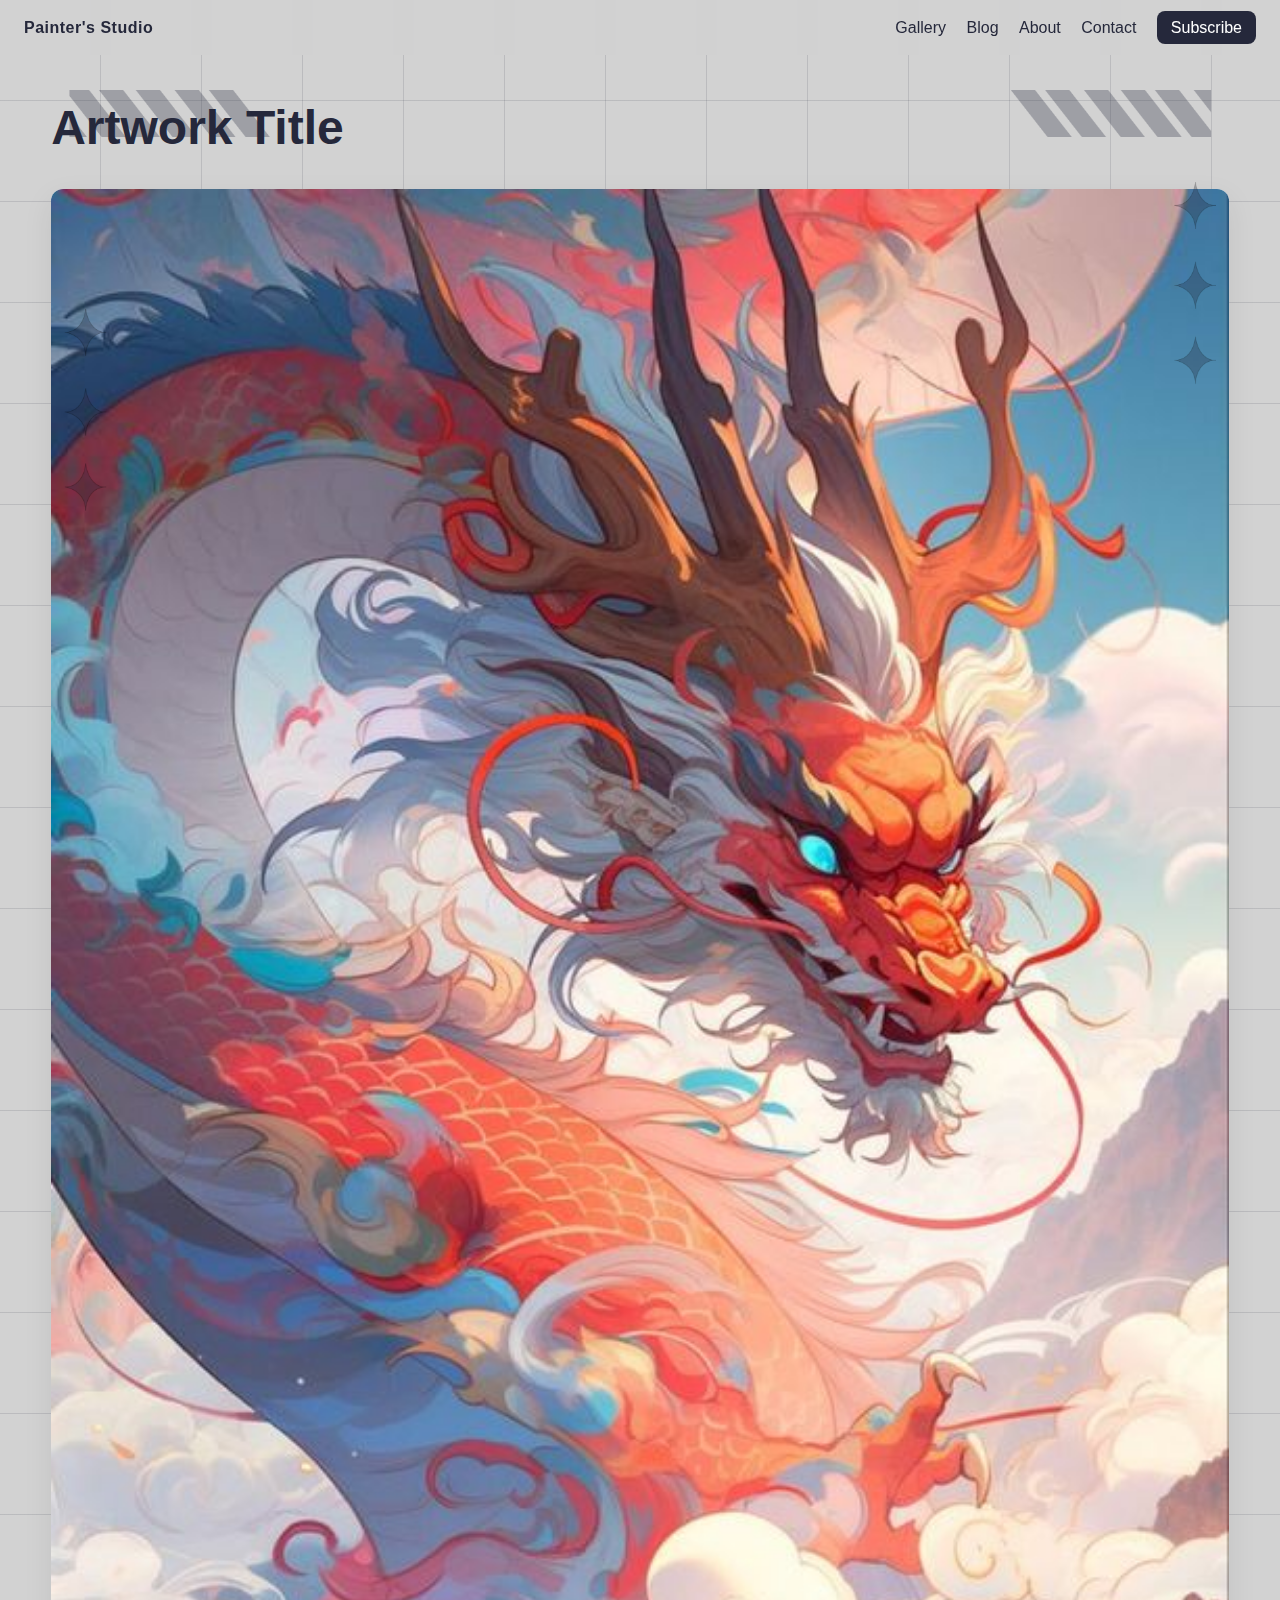
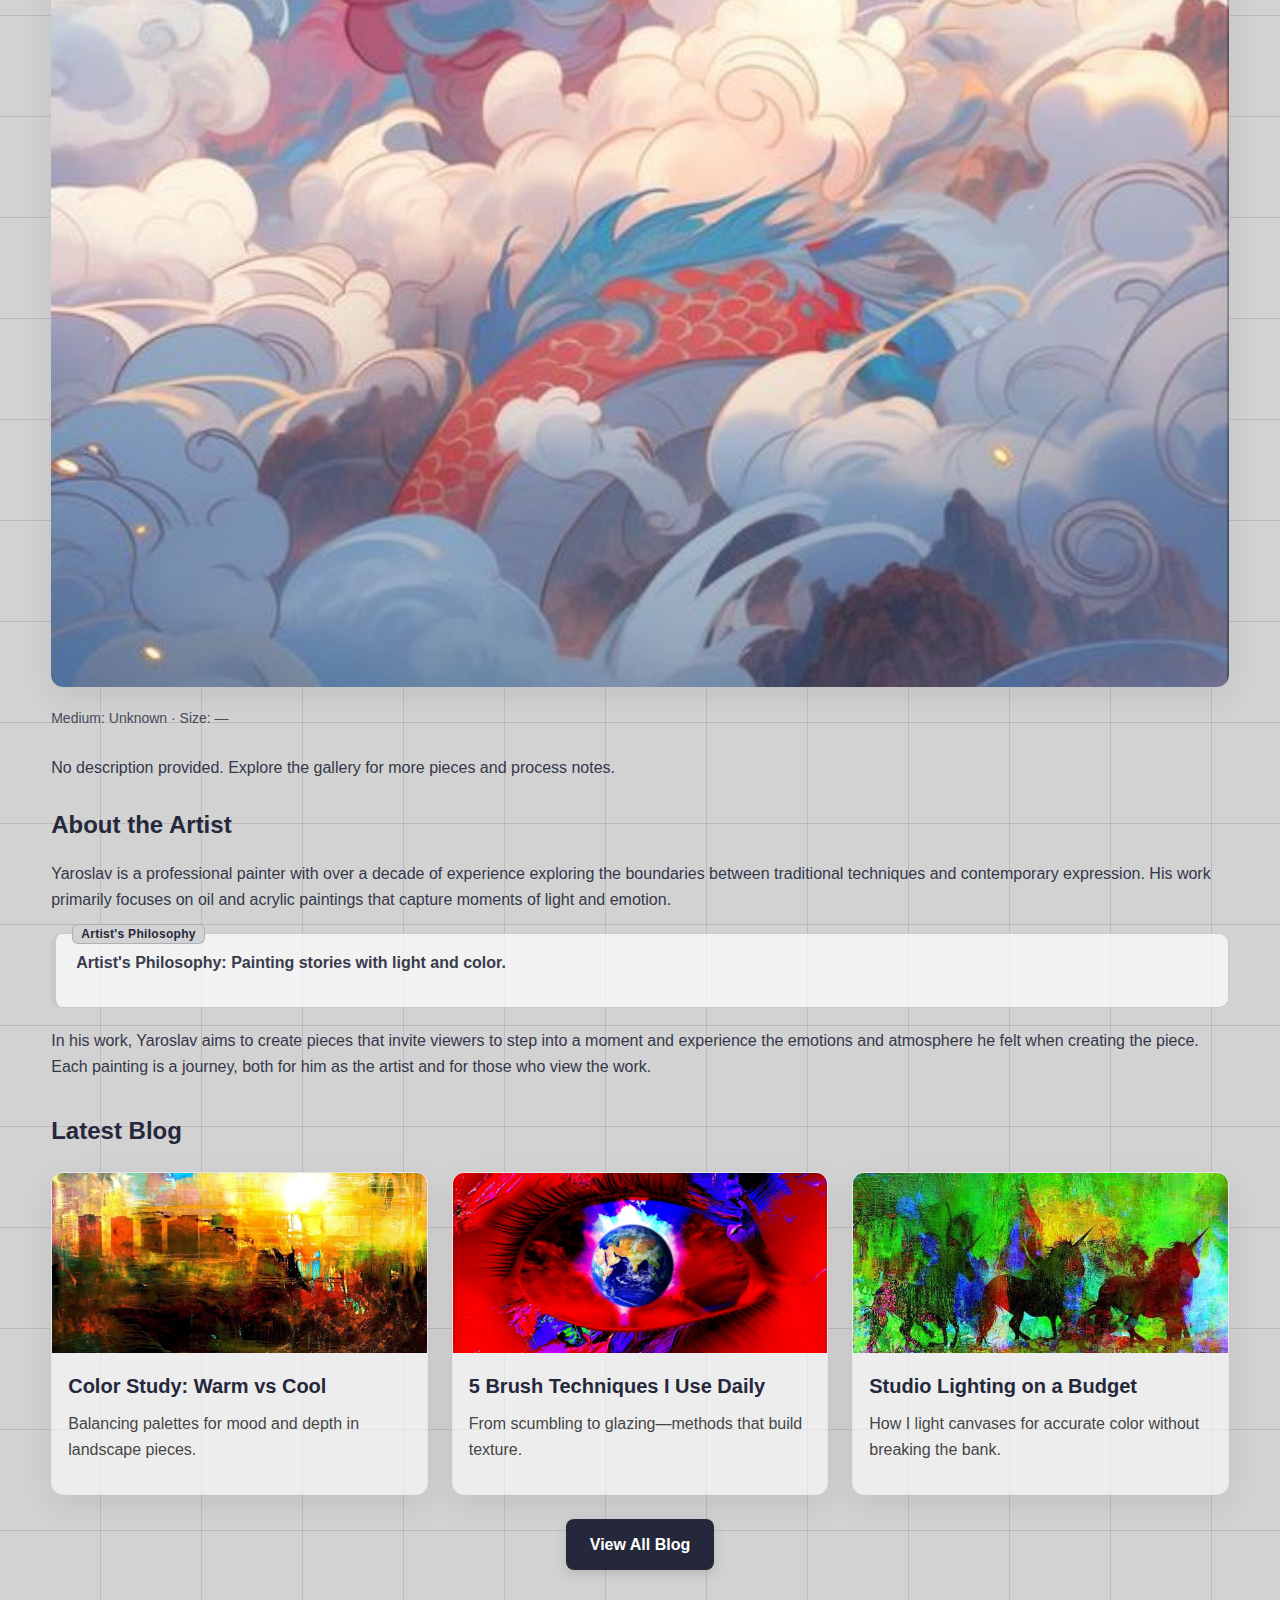
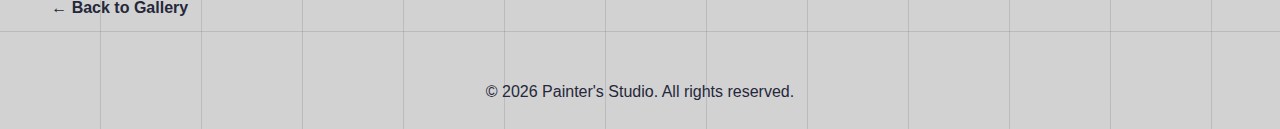
<file: detail.html>
<!DOCTYPE html>
<html lang="en">
  <head>
    <meta charset="UTF-8" />
    <meta name="viewport" content="width=device-width, initial-scale=1.0" />
    <title>Artwork Detail — Painter's Studio</title>
    <link rel="stylesheet" href="style.css" />
    <style>
      /* Global reset and base styles */
      * {
        margin: 0;
        padding: 0;
        box-sizing: border-box;
      }
      body {
        background-color: #d2d2d2;
        background-image: repeating-linear-gradient(
            to right,
            transparent 0 100px,
            #25283b22 100px 101px
          ),
          repeating-linear-gradient(
            to bottom,
            transparent 0 100px,
            #25283b22 100px 101px
          );
        font-family: system-ui, sans-serif;
        font-size: 1rem;
        line-height: 1.7;
        color: #070707;
        min-block-size: 100vh;
        min-block-size: 100dvh;
      }

      body::before {
        position: absolute;
        width: min(1400px, 90vw);
        top: 10%;
        left: 50%;
        height: 90%;
        transform: translateX(-50%);
        content: "";
        background-image: url(images/bg.png);
        background-size: 100%;
        background-repeat: no-repeat;
        background-position: top center;
        pointer-events: none;
      }

      img {
        max-inline-size: 100%;
      }

      /* Page-specific minimal tweaks using existing theme */
      .detail-wrapper {
        width: min(1200px, 92vw);
        margin: 2rem auto 2rem;
      }
      .detail-media {
        background: #fff;
        border-radius: 12px;
        overflow: hidden;
        box-shadow: 0 10px 30px rgba(0, 0, 0, 0.08);
        margin: 20px 0;
      }
      .detail-media img {
        width: 100%;
        height: auto;
        display: block;
      }
      .detail-info {
        font-family: Poppins, sans-serif;
        color: #25283b;
      }
      .detail-info h1 {
        font-family: "ICA Rubrik", Poppins, sans-serif;
        font-size: clamp(28px, 4.5vw, 48px);
        margin-bottom: 12px;
        color: #25283b;
      }
      .detail-info h3 {
        font-family: "ICA Rubrik", Poppins, sans-serif;
        font-size: 24px;
        margin: 24px 0 16px;
        color: #25283b;
      }
      .detail-info p {
        line-height: 1.6;
        margin-bottom: 16px;
        opacity: 0.9;
      }
      .artwork-description p {
        margin-bottom: 20px;
      }
      .artwork-image-section {
        margin: 24px 0;
        text-align: center;
      }
      .artwork-image-section img {
        max-width: 100%;
        height: auto;
        border-radius: 12px;
        box-shadow: 0 10px 30px rgba(0, 0, 0, 0.08);
      }
      .artist-info p {
        margin-bottom: 16px;
      }
      .artist-philosophy {
        margin: 20px 0;
        padding: 16px 20px;
        border: 1px solid #25283b33;
        border-left-width: 5px;
        border-radius: 10px;
        background: rgba(255, 255, 255, 0.7);
        font-weight: 600;
        position: relative;
      }
      .artist-philosophy::before {
        content: "Artist's Philosophy";
        position: absolute;
        top: -10px;
        left: 16px;
        font-size: 12px;
        line-height: 1;
        letter-spacing: 0.3px;
        color: #25283b;
        background: #d2d2d2;
        border: 1px solid #25283b33;
        border-radius: 6px;
        padding: 3px 8px;
      }
      .detail-meta {
        margin: 16px 0 24px;
        font-size: 14px;
        opacity: 0.8;
      }
      .latest-blog-section {
        margin-top: 32px;
      }
      .latest-blog-section h3 {
        font-family: "ICA Rubrik", Poppins, sans-serif;
        font-size: 24px;
        margin-bottom: 20px;
        color: #25283b;
      }
      .posts-grid {
        display: grid;
        grid-template-columns: repeat(3, 1fr);
        gap: 24px;
      }
      .post-card {
        background: rgba(255, 255, 255, 0.6);
        border: 1px solid #e6e6e6;
        border-radius: 12px;
        overflow: hidden;
        box-shadow: 0 10px 30px rgba(0, 0, 0, 0.08);
        transition: transform 0.2s ease, box-shadow 0.2s ease;
      }
      .post-card:hover {
        transform: translateY(-4px);
        box-shadow: 0 14px 40px rgba(0, 0, 0, 0.12);
      }
      .post-card a {
        color: inherit;
        text-decoration: none;
        display: block;
      }
      .post-card img {
        width: 100%;
        height: 180px;
        object-fit: cover;
        display: block;
      }
      .post-card .post-content {
        padding: 16px;
        font-family: Poppins, sans-serif;
        text-align: left;
      }
      .post-card h4 {
        font-size: 20px;
        margin-bottom: 8px;
        color: #25283b;
      }
      .post-card p {
        color: #333;
        opacity: 0.9;
      }
      .view-all-posts {
        text-align: center;
        margin-top: 24px;
      }
      .view-all-posts .cta {
        display: inline-block;
        padding: 12px 24px;
        font-size: 1rem;
        text-decoration: none;
        background: #25283b;
        color: #fff;
        border-radius: 8px;
        font-weight: 600;
        transition: all 0.3s ease;
        box-shadow: 0 4px 12px rgba(37, 40, 59, 0.15);
      }
      .view-all-posts .cta:hover {
        transform: translateY(-2px);
        box-shadow: 0 6px 16px rgba(37, 40, 59, 0.2);
      }
      .back-link {
        display: inline-block;
        margin-top: 24px;
        text-decoration: none;
        color: #25283b;
        font-weight: 600;
      }
      @media screen and (max-width: 900px) {
        .detail-wrapper {
          margin: 96px auto 40px;
        }
      }
      @media screen and (max-width: 640px) {
        .detail-wrapper {
          margin: 84px auto 32px;
        }
        .detail-meta {
          font-size: 13px;
        }
      }
    </style>
  </head>
  <body>
    <header class="site-header">
      <div class="brand">
        <a href="index.html" style="color: inherit; text-decoration: none"
          >Painter's Studio</a
        >
      </div>
      <nav class="nav" aria-label="Primary">
        <a href="gallery.html">Gallery</a>
        <a href="blog.html">Blog</a>
        <a href="about.html">About</a>
        <a href="contact.html">Contact</a>
        <a href="index.html#newsletter" class="cta">Subscribe</a>
      </nav>
    </header>

    <main class="detail-wrapper">
      <div class="detail-info">
        <h1 id="art-title">Artwork Title</h1>

        <div class="detail-media">
          <img id="art-image" src="images/dragon_1.jpg" alt="Artwork image" />
        </div>

        <div class="detail-meta" id="art-meta">Medium: Unknown · Size: —</div>
        <div class="artwork-description">
          <p id="art-desc">
            No description provided. Explore the gallery for more pieces and
            process notes.
          </p>
        </div>

        <div class="artist-section">
          <h3>About the Artist</h3>
          <div class="artist-info">
            <p>
              Yaroslav is a professional painter with over a decade of
              experience exploring the boundaries between traditional techniques
              and contemporary expression. His work primarily focuses on oil and
              acrylic paintings that capture moments of light and emotion.
            </p>

            <div class="artist-philosophy">
              <p>
                <strong>Artist's Philosophy:</strong> Painting stories with
                light and color.
              </p>
            </div>

            <p>
              In his work, Yaroslav aims to create pieces that invite viewers to
              step into a moment and experience the emotions and atmosphere he
              felt when creating the piece. Each painting is a journey, both for
              him as the artist and for those who view the work.
            </p>
          </div>
        </div>

        <div class="latest-blog-section">
          <h3>Latest Blog</h3>
          <div class="posts-grid">
            <article class="post-card">
              <a
                href="detail.html?img=images/paintings/painting1.jpg&title=Color%20Study:%20Warm%20vs%20Cool&desc=Balancing%20palettes%20for%20mood%20and%20depth%20in%20landscape%20pieces.&meta=Blog%20Post%20·%205%20min%20read"
              >
                <img
                  src="images/paintings/painting1.jpg"
                  alt="Post cover: Color study"
                />
                <div class="post-content">
                  <h4>Color Study: Warm vs Cool</h4>
                  <p>
                    Balancing palettes for mood and depth in landscape pieces.
                  </p>
                </div>
              </a>
            </article>
            <article class="post-card">
              <a
                href="detail.html?img=images/paintings/painting2.jpg&title=5%20Brush%20Techniques%20I%20Use%20Daily&desc=From%20scumbling%20to%20glazing—methods%20that%20build%20texture.&meta=Blog%20Post%20·%203%20min%20read"
              >
                <img
                  src="images/paintings/painting2.jpg"
                  alt="Post cover: Brush techniques"
                />
                <div class="post-content">
                  <h4>5 Brush Techniques I Use Daily</h4>
                  <p>From scumbling to glazing—methods that build texture.</p>
                </div>
              </a>
            </article>
            <article class="post-card">
              <a
                href="detail.html?img=images/paintings/painting3.jpg&title=Studio%20Lighting%20on%20a%20Budget&desc=How%20I%20light%20canvases%20for%20accurate%20color%20without%20breaking%20the%20bank.&meta=Blog%20Post%20·%204%20min%20read"
              >
                <img
                  src="images/paintings/painting3.jpg"
                  alt="Post cover: Studio lighting"
                />
                <div class="post-content">
                  <h4>Studio Lighting on a Budget</h4>
                  <p>
                    How I light canvases for accurate color without breaking the
                    bank.
                  </p>
                </div>
              </a>
            </article>
          </div>
          <div style="text-align: center; margin-top: 24px">
            <a
              href="blog.html"
              class="cta"
              style="
                display: inline-block;
                padding: 12px 24px;
                font-size: 1rem;
                text-decoration: none;
                background: #25283b;
                color: #fff;
                border-radius: 8px;
                font-weight: 600;
                transition: all 0.3s ease;
                box-shadow: 0 4px 12px rgba(37, 40, 59, 0.15);
              "
            >
              View All Blog
            </a>
          </div>
        </div>

        <a class="back-link" href="index.html#gallery">← Back to Gallery</a>
      </div>
    </main>

    <footer class="site-footer">
      <p>
        &copy; <span id="year"></span> Painter's Studio. All rights reserved.
      </p>
    </footer>

    <script>
      (function () {
        const p = new URLSearchParams(window.location.search);
        const img = p.get("img");
        const title = p.get("title");
        const desc = p.get("desc");
        const meta = p.get("meta");
        if (img) {
          const i = document.getElementById("art-image");
          i.src = img;
          i.alt = title || "Artwork image";
        }
        if (title) document.getElementById("art-title").textContent = title;
        if (desc) document.getElementById("art-desc").textContent = desc;
        if (meta) document.getElementById("art-meta").textContent = meta;
        document.getElementById("year").textContent = new Date().getFullYear();
      })();
    </script>
  </body>
</html>
</file>
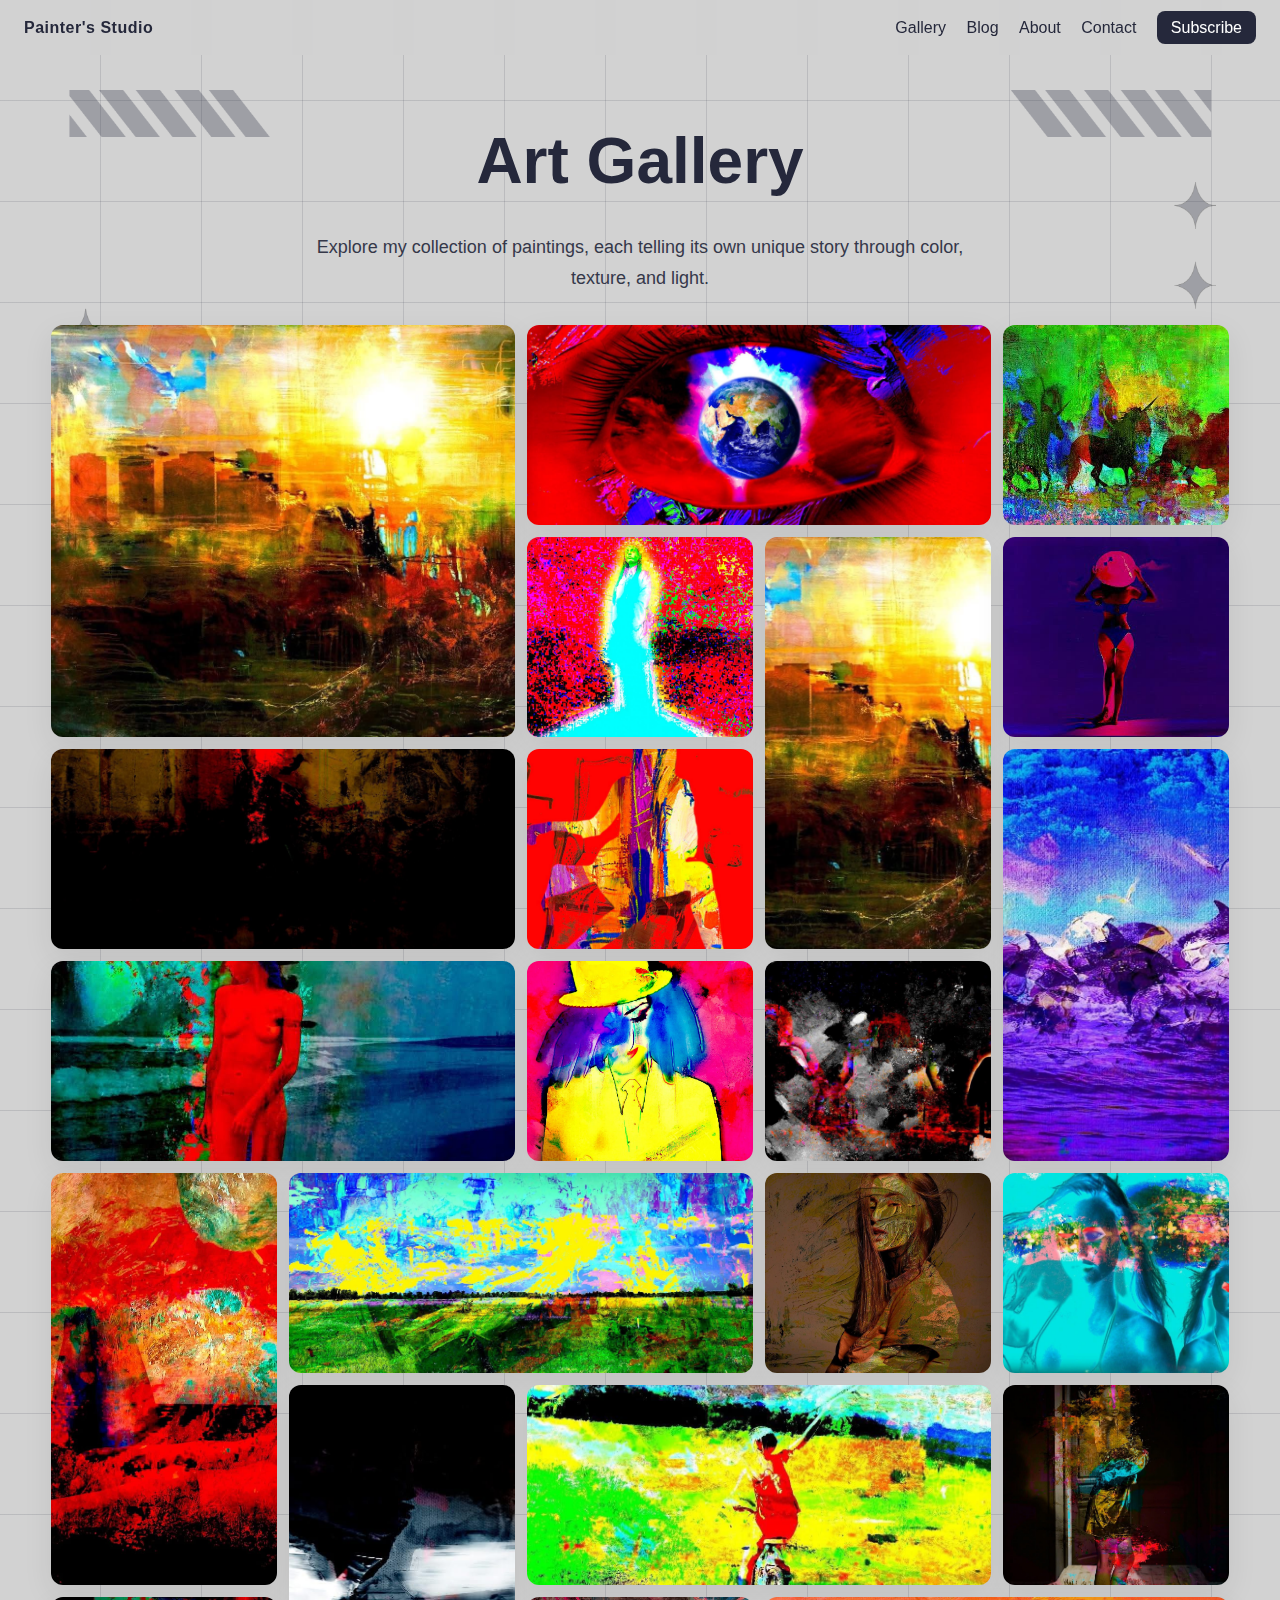
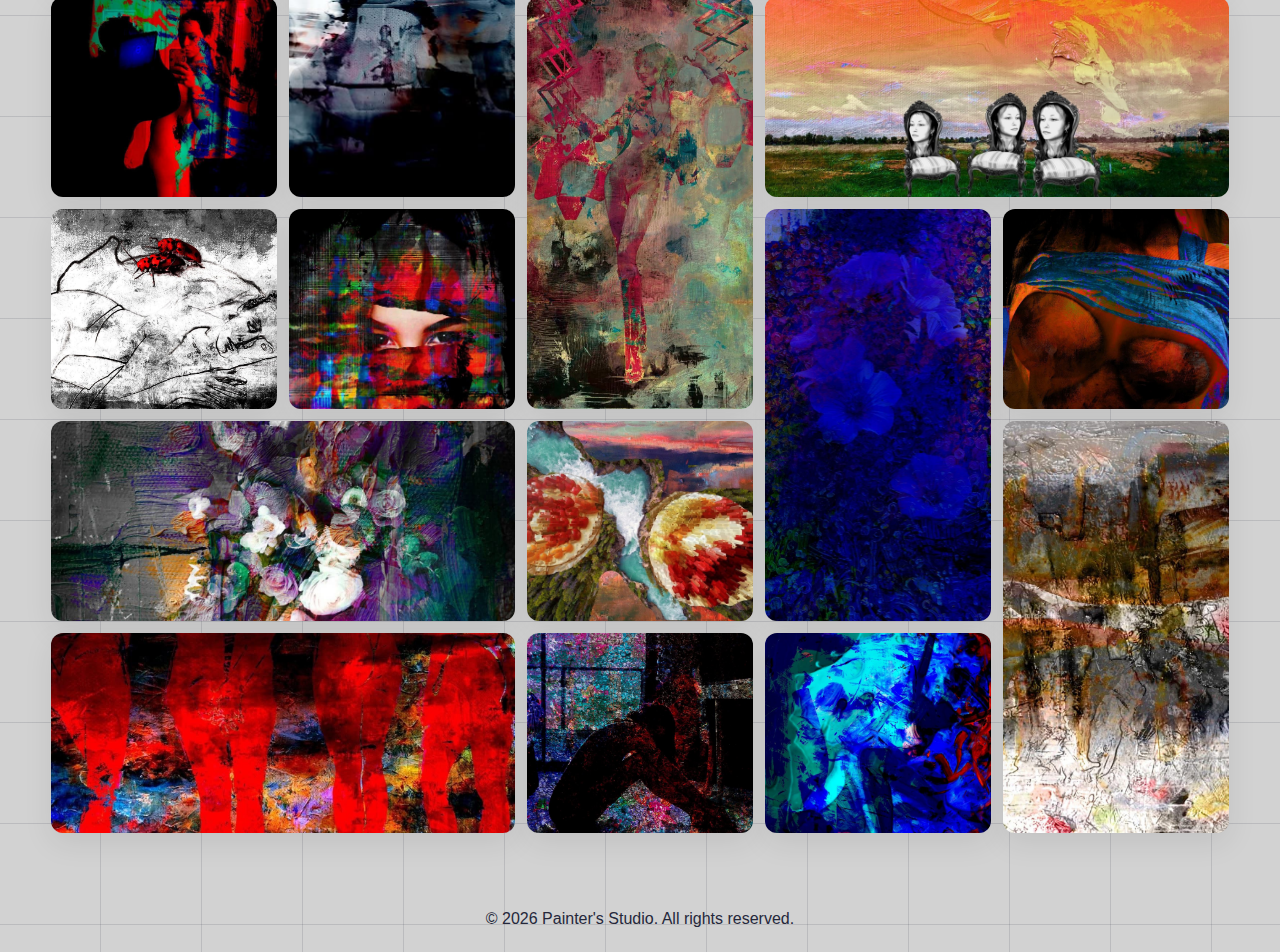
<file: gallery.html>
<!DOCTYPE html>
<html lang="en">
  <head>
    <meta charset="UTF-8" />
    <meta name="viewport" content="width=device-width, initial-scale=1.0" />
    <title>Art Gallery — Painter's Studio</title>
    <link rel="stylesheet" href="style.css" />
    <style>
      /* Global reset and base styles */
      * {
        margin: 0;
        padding: 0;
        box-sizing: border-box;
      }
      body {
        background-color: #d2d2d2;
        background-image: repeating-linear-gradient(
            to right,
            transparent 0 100px,
            #25283b22 100px 101px
          ),
          repeating-linear-gradient(
            to bottom,
            transparent 0 100px,
            #25283b22 100px 101px
          );
        font-family: system-ui, sans-serif;
        font-size: 1rem;
        line-height: 1.7;
        color: #070707;
        min-block-size: 100vh;
        min-block-size: 100dvh;
      }

      body::before {
        position: absolute;
        width: min(1400px, 90vw);
        top: 10%;
        left: 50%;
        height: 90%;
        transform: translateX(-50%);
        content: "";
        background-image: url(images/bg.png);
        background-size: 100%;
        background-repeat: no-repeat;
        background-position: top center;
        pointer-events: none;
      }

      img {
        max-inline-size: 100%;
      }

      /* Main content styles */
      .main {
        padding: 1.25rem;
      }

      /* Gallery page styles */
      .gallery-page {
        width: min(1200px, 92vw);
        margin: 2rem auto;
      }
      .gallery-hero {
        text-align: center;
        margin-bottom: 2rem;
      }
      .gallery-hero h1 {
        font-family: "ICA Rubrik", Poppins, sans-serif;
        font-size: clamp(2rem, 5vw, 4rem);
        color: #25283b;
        margin-bottom: 1rem;
      }
      .gallery-hero p {
        font-family: Poppins, sans-serif;
        font-size: 1.125rem;
        max-width: 700px;
        margin: 0 auto;
        color: #25283b;
        opacity: 0.9;
      }

      /* Photo Gallery - CSS Grid Approach */
      .gallery {
        display: grid;
        grid-template-columns: repeat(auto-fit, minmax(12.5rem, 1fr));
        grid-auto-rows: 12.5rem;
        grid-auto-flow: dense;
        gap: 0.75rem;
      }

      .gallery figure {
        container: figure / inline-size;
        overflow: hidden;
        display: grid;
        grid-template-columns: minmax(0, 1fr);
        grid-template-rows: minmax(0, 1fr);
        border-radius: 12px;
        box-shadow: 0 10px 30px rgba(0, 0, 0, 0.08);
        transition: transform 0.3s ease, box-shadow 0.3s ease;
      }

      .gallery figure:hover {
        transform: translateY(-5px);
        box-shadow: 0 15px 40px rgba(0, 0, 0, 0.12);
      }

      .gallery img {
        inline-size: 100%;
        block-size: 100%;
        object-fit: cover;
        grid-area: 1 / 1 / -1 / -1;
        transition: scale 1s ease-in-out;
      }

      .gallery figure:hover img {
        scale: 1.125;
      }

      .gallery figcaption {
        grid-area: 1 / 1 / -1 / -1;
        align-self: end;
        z-index: 1;
        padding: 3em 15% 1em 1em;
        color: #fff;
        font-size: 0.875rem;
        line-height: 1.3;
        background: linear-gradient(transparent 25%, rgb(0 0 0 / 0.75));
        display: none;
      }

      @container figure (width > 20rem) {
        .gallery figcaption {
          display: block;
        }
      }

      .gallery figcaption h3 {
        font-size: 1.0625rem;
        margin-bottom: 0.25rem;
      }

      .gallery figcaption p {
        overflow: hidden;
        white-space: nowrap;
        text-overflow: ellipsis;
        margin: 0;
      }

      /* Masonry layout for larger screens */
      @media (width > 600px) {
        .gallery figure:nth-child(1) {
          grid-area: span 2 / span 2;
        }

        .gallery figure:nth-child(4n + 1) {
          grid-row: span 2;
        }

        .gallery figure:nth-child(4n + 2) {
          grid-column: span 2;
        }
      }

      @media screen and (max-width: 768px) {
        .gallery {
          grid-template-columns: repeat(auto-fit, minmax(10rem, 1fr));
          grid-auto-rows: 10rem;
        }
        .gallery-hero {
          margin-bottom: 1.5rem;
        }
        .gallery-hero h1 {
          font-size: clamp(1.75rem, 6vw, 3rem);
        }
        .gallery-hero p {
          font-size: 1rem;
        }
      }

      @media screen and (max-width: 480px) {
        .gallery {
          grid-template-columns: repeat(2, 1fr);
          grid-auto-rows: 8rem;
        }
        .gallery-page {
          margin: 1.5rem auto;
        }
      }
    </style>
  </head>
  <body>
    <header class="site-header">
      <div class="brand">
        <a href="index.html" style="color: inherit; text-decoration: none"
          >Painter's Studio</a
        >
      </div>
      <nav class="nav" aria-label="Primary">
        <a href="gallery.html">Gallery</a>
        <a href="blog.html">Blog</a>
        <a href="about.html">About</a>
        <a href="contact.html">Contact</a>
        <a href="index.html#newsletter" class="cta">Subscribe</a>
      </nav>
    </header>

    <main class="main">
      <div class="gallery-page">
        <div class="gallery-hero">
          <h1>Art Gallery</h1>
          <p>
            Explore my collection of paintings, each telling its own unique
            story through color, texture, and light.
          </p>
        </div>

        <div class="gallery">
          <!-- Gallery items will be generated here -->
          <figure>
            <a
              href="detail.html?img=images/paintings/painting1.jpg&title=Artwork%201&desc=Oil%20on%20canvas%20painting%20exploring%20themes%20of%20light%20and%20shadow.&meta=Oil%20on%20canvas%20·%2040x60cm"
            >
              <img src="images/paintings/painting1.jpg" alt="Artwork 1" />
              <figcaption>
                <h3>Artwork 1</h3>
                <p>Oil on canvas · 40x60cm</p>
              </figcaption>
            </a>
          </figure>

          <figure>
            <a
              href="detail.html?img=images/paintings/painting2.jpg&title=Artwork%202&desc=Abstract%20composition%20with%20vibrant%20colors%20and%20dynamic%20brushwork.&meta=Acrylic%20on%20canvas%20·%2050x70cm"
            >
              <img src="images/paintings/painting2.jpg" alt="Artwork 2" />
              <figcaption>
                <h3>Artwork 2</h3>
                <p>Acrylic on canvas · 50x70cm</p>
              </figcaption>
            </a>
          </figure>

          <figure>
            <a
              href="detail.html?img=images/paintings/painting3.jpg&title=Artwork%203&desc=Landscape%20painting%20capturing%20the%20essence%20of%20a%20sunset%20over%20rolling%20hills.&meta=Oil%20on%20canvas%20·%2060x80cm"
            >
              <img src="images/paintings/painting3.jpg" alt="Artwork 3" />
              <figcaption>
                <h3>Artwork 3</h3>
                <p>Oil on canvas · 60x80cm</p>
              </figcaption>
            </a>
          </figure>

          <figure>
            <a
              href="detail.html?img=images/paintings/painting4.jpg&title=Artwork%204&desc=Portrait%20study%20focusing%20on%20expression%20and%20the%20interplay%20of%20warm%20and%20cool%20tones.&meta=Oil%20on%20canvas%20·%2030x40cm"
            >
              <img src="images/paintings/painting4.jpg" alt="Artwork 4" />
              <figcaption>
                <h3>Artwork 4</h3>
                <p>Oil on canvas · 30x40cm</p>
              </figcaption>
            </a>
          </figure>

          <figure>
            <a
              href="detail.html?img=images/paintings/painting5.jpg&title=Artwork%205&desc=Abstract%20exploration%20of%20movement%20and%20energy%20through%20bold%20brushstrokes.&meta=Acrylic%20on%20canvas%20·%2070x100cm"
            >
              <img src="images/paintings/painting5.jpg" alt="Artwork 5" />
              <figcaption>
                <h3>Artwork 5</h3>
                <p>Acrylic on canvas · 70x100cm</p>
              </figcaption>
            </a>
          </figure>

          <figure>
            <a
              href="detail.html?img=images/paintings/painting6.jpg&title=Artwork%206&desc=Seascape%20painting%20capturing%20the%20power%20and%20serenity%20of%20ocean%20waves.&meta=Oil%20on%20canvas%20·%2050x60cm"
            >
              <img src="images/paintings/painting6.jpg" alt="Artwork 6" />
              <figcaption>
                <h3>Artwork 6</h3>
                <p>Oil on canvas · 50x60cm</p>
              </figcaption>
            </a>
          </figure>

          <figure>
            <a
              href="detail.html?img=images/paintings/painting7.jpg&title=Artwork%207&desc=Still%20life%20composition%20with%20fruit%20and%20flowers%20in%20soft%20lighting.&meta=Oil%20on%20canvas%20·%2040x50cm"
            >
              <img src="images/paintings/painting7.jpg" alt="Artwork 7" />
              <figcaption>
                <h3>Artwork 7</h3>
                <p>Oil on canvas · 40x50cm</p>
              </figcaption>
            </a>
          </figure>

          <figure>
            <a
              href="detail.html?img=images/paintings/painting8.jpg&title=Artwork%208&desc=Urban%20landscape%20depicting%20the%20architecture%20and%20atmosphere%20of%20city%20streets.&meta=Acrylic%20on%20canvas%20·%2060x80cm"
            >
              <img src="images/paintings/painting8.jpg" alt="Artwork 8" />
              <figcaption>
                <h3>Artwork 8</h3>
                <p>Acrylic on canvas · 60x80cm</p>
              </figcaption>
            </a>
          </figure>

          <figure>
            <a
              href="detail.html?img=images/paintings/painting9.jpg&title=Artwork%209&desc=Nature%20study%20focusing%20on%20the%20intricate%20details%20of%20foliage%20and%20natural%20light.&meta=Watercolor%20on%20paper%20·%2030x40cm"
            >
              <img src="images/paintings/painting9.jpg" alt="Artwork 9" />
              <figcaption>
                <h3>Artwork 9</h3>
                <p>Watercolor on paper · 30x40cm</p>
              </figcaption>
            </a>
          </figure>

          <figure>
            <a
              href="detail.html?img=images/paintings/painting10.jpg&title=Artwork%2010&desc=Abstract%20composition%20exploring%20the%20relationship%20between%20color%20and%20emotion.&meta=Acrylic%20on%20canvas%20·%2050x50cm"
            >
              <img src="images/paintings/painting10.jpg" alt="Artwork 10" />
              <figcaption>
                <h3>Artwork 10</h3>
                <p>Acrylic on canvas · 50x50cm</p>
              </figcaption>
            </a>
          </figure>

          <figure>
            <a
              href="detail.html?img=images/paintings/painting11.jpg&title=Artwork%2011&desc=Portrait%20of%20an%20elderly%20woman%20showcasing%20the%20beauty%20of%20aging%20and%20wisdom.&meta=Oil%20on%20canvas%20·%2040x60cm"
            >
              <img src="images/paintings/painting11.jpg" alt="Artwork 11" />
              <figcaption>
                <h3>Artwork 11</h3>
                <p>Oil on canvas · 40x60cm</p>
              </figcaption>
            </a>
          </figure>

          <figure>
            <a
              href="detail.html?img=images/paintings/painting12.jpg&title=Artwork%2012&desc=Abstract%20landscape%20interpreting%20the%20emotional%20essence%20of%20a%20mountain%20range.&meta=Acrylic%20on%20canvas%20·%2060x90cm"
            >
              <img src="images/paintings/painting12.jpg" alt="Artwork 12" />
              <figcaption>
                <h3>Artwork 12</h3>
                <p>Acrylic on canvas · 60x90cm</p>
              </figcaption>
            </a>
          </figure>

          <figure>
            <a
              href="detail.html?img=images/paintings/painting13.jpg&title=Artwork%2013&desc=Impressionist%20study%20of%20a%20garden%20in%20full%20bloom%20during%20spring.&meta=Oil%20on%20canvas%20·%2050x60cm"
            >
              <img src="images/paintings/painting13.jpg" alt="Artwork 13" />
              <figcaption>
                <h3>Artwork 13</h3>
                <p>Oil on canvas · 50x60cm</p>
              </figcaption>
            </a>
          </figure>

          <figure>
            <a
              href="detail.html?img=images/paintings/painting14.jpg&title=Artwork%2014&desc=Abstract%20expressionist%20piece%20exploring%20themes%20of%20chaos%20and%20order.&meta=Acrylic%20on%20canvas%20·%2070x100cm"
            >
              <img src="images/paintings/painting14.jpg" alt="Artwork 14" />
              <figcaption>
                <h3>Artwork 14</h3>
                <p>Acrylic on canvas · 70x100cm</p>
              </figcaption>
            </a>
          </figure>

          <figure>
            <a
              href="detail.html?img=images/paintings/painting15.jpg&title=Artwork%2015&desc=Realist%20portrait%20of%20a%20young%20man%20with%20intense%20expression%20and%20dramatic%20lighting.&meta=Oil%20on%20canvas%20·%2040x50cm"
            >
              <img src="images/paintings/painting15.jpg" alt="Artwork 15" />
              <figcaption>
                <h3>Artwork 15</h3>
                <p>Oil on canvas · 40x50cm</p>
              </figcaption>
            </a>
          </figure>

          <figure>
            <a
              href="detail.html?img=images/paintings/painting16.jpg&title=Artwork%2016&desc=Landscape%20painting%20of%20a%20forest%20path%20in%20autumn%20with%20vibrant%20foliage.&meta=Oil%20on%20canvas%20·%2060x80cm"
            >
              <img src="images/paintings/painting16.jpg" alt="Artwork 16" />
              <figcaption>
                <h3>Artwork 16</h3>
                <p>Oil on canvas · 60x80cm</p>
              </figcaption>
            </a>
          </figure>

          <figure>
            <a
              href="detail.html?img=images/paintings/painting17.jpg&title=Artwork%2017&desc=Abstract%20composition%20with%20geometric%20shapes%20and%20contrasting%20colors.&meta=Acrylic%20on%20canvas%20·%2050x50cm"
            >
              <img src="images/paintings/painting17.jpg" alt="Artwork 17" />
              <figcaption>
                <h3>Artwork 17</h3>
                <p>Acrylic on canvas · 50x50cm</p>
              </figcaption>
            </a>
          </figure>

          <figure>
            <a
              href="detail.html?img=images/paintings/painting18.jpg&title=Artwork%2018&desc=Seascape%20with%20boats%20in%20a%20harbor%20at%20golden%20hour%20lighting.&meta=Oil%20on%20canvas%20·%2050x70cm"
            >
              <img src="images/paintings/painting18.jpg" alt="Artwork 18" />
              <figcaption>
                <h3>Artwork 18</h3>
                <p>Oil on canvas · 50x70cm</p>
              </figcaption>
            </a>
          </figure>

          <figure>
            <a
              href="detail.html?img=images/paintings/painting19.jpg&title=Artwork%2019&desc=Still%20life%20with%20antique%20objects%20and%20rich%20textural%20elements.&meta=Oil%20on%20canvas%20·%2040x60cm"
            >
              <img src="images/paintings/painting19.jpg" alt="Artwork 19" />
              <figcaption>
                <h3>Artwork 19</h3>
                <p>Oil on canvas · 40x60cm</p>
              </figcaption>
            </a>
          </figure>

          <figure>
            <a
              href="detail.html?img=images/paintings/painting20.jpg&title=Artwork%2020&desc=Portrait%20of%20a%20child%20with%20soft%20lighting%20and%20delicate%20brushwork.&meta=Oil%20on%20canvas%20·%2030x40cm"
            >
              <img src="images/paintings/painting20.jpg" alt="Artwork 20" />
              <figcaption>
                <h3>Artwork 20</h3>
                <p>Oil on canvas · 30x40cm</p>
              </figcaption>
            </a>
          </figure>

          <figure>
            <a
              href="detail.html?img=images/paintings/painting21.jpg&title=Artwork%2021&desc=Abstract%20urban%20scene%20interpreting%20the%20energy%20of%20city%20life.&meta=Acrylic%20on%20canvas%20·%2060x80cm"
            >
              <img src="images/paintings/painting21.jpg" alt="Artwork 21" />
              <figcaption>
                <h3>Artwork 21</h3>
                <p>Acrylic on canvas · 60x80cm</p>
              </figcaption>
            </a>
          </figure>

          <figure>
            <a
              href="detail.html?img=images/paintings/painting22.jpg&title=Artwork%2022&desc=Landscape%20of%20a%20mountain%20lake%20at%20dawn%20with%20reflection%20effects.&meta=Oil%20on%20canvas%20·%2070x90cm"
            >
              <img src="images/paintings/painting22.jpg" alt="Artwork 22" />
              <figcaption>
                <h3>Artwork 22</h3>
                <p>Oil on canvas · 70x90cm</p>
              </figcaption>
            </a>
          </figure>

          <figure>
            <a
              href="detail.html?img=images/paintings/painting23.jpg&title=Artwork%2023&desc=Large%20scale%20abstract%20piece%20exploring%20the%20relationship%20between%20color%20and%20space.&meta=Acrylic%20on%20canvas%20·%20100x150cm"
            >
              <img src="images/paintings/painting23.jpg" alt="Artwork 23" />
              <figcaption>
                <h3>Artwork 23</h3>
                <p>Acrylic on canvas · 100x150cm</p>
              </figcaption>
            </a>
          </figure>

          <figure>
            <a
              href="detail.html?img=images/paintings/painting24.jpg&title=Artwork%2024&desc=Nature%20study%20of%20wildflowers%20in%20a%20meadow%20with%20loose%20brushwork.&meta=Watercolor%20on%20paper%20·%2030x40cm"
            >
              <img src="images/paintings/painting24.jpg" alt="Artwork 24" />
              <figcaption>
                <h3>Artwork 24</h3>
                <p>Watercolor on paper · 30x40cm</p>
              </figcaption>
            </a>
          </figure>

          <figure>
            <a
              href="detail.html?img=images/paintings/painting25.jpg&title=Artwork%2025&desc=Portrait%20study%20with%20emphasis%20on%20lighting%20and%20shadow%20effects.&meta=Oil%20on%20canvas%20·%2040x50cm"
            >
              <img src="images/paintings/painting25.jpg" alt="Artwork 25" />
              <figcaption>
                <h3>Artwork 25</h3>
                <p>Oil on canvas · 40x50cm</p>
              </figcaption>
            </a>
          </figure>

          <figure>
            <a
              href="detail.html?img=images/paintings/painting26.jpg&title=Artwork%2026&desc=Abstract%20composition%20with%20fluid%20forms%20and%20transitional%20colors.&meta=Acrylic%20on%20canvas%20·%2050x70cm"
            >
              <img src="images/paintings/painting26.jpg" alt="Artwork 26" />
              <figcaption>
                <h3>Artwork 26</h3>
                <p>Acrylic on canvas · 50x70cm</p>
              </figcaption>
            </a>
          </figure>

          <figure>
            <a
              href="detail.html?img=images/paintings/painting27.jpg&title=Artwork%2027&desc=Urban%20landscape%20capturing%20the%20architecture%20of%20a%20historic%20district.&meta=Oil%20on%20canvas%20·%2060x80cm"
            >
              <img src="images/paintings/painting27.jpg" alt="Artwork 27" />
              <figcaption>
                <h3>Artwork 27</h3>
                <p>Oil on canvas · 60x80cm</p>
              </figcaption>
            </a>
          </figure>

          <figure>
            <a
              href="detail.html?img=images/paintings/painting28.jpg&title=Artwork%2028&desc=Abstract%20exploration%20of%20texture%20and%20layering%20techniques.&meta=Mixed%20media%20on%20canvas%20·%2050x50cm"
            >
              <img src="images/paintings/painting28.jpg" alt="Artwork 28" />
              <figcaption>
                <h3>Artwork 28</h3>
                <p>Mixed media on canvas · 50x50cm</p>
              </figcaption>
            </a>
          </figure>

          <figure>
            <a
              href="detail.html?img=images/paintings/painting29.jpg&title=Artwork%2029&desc=Large%20scale%20landscape%20depicting%20a%20desert%20scene%20at%20sunset.&meta=Oil%20on%20canvas%20·%2080x120cm"
            >
              <img src="images/paintings/painting29.jpg" alt="Artwork 29" />
              <figcaption>
                <h3>Artwork 29</h3>
                <p>Oil on canvas · 80x120cm</p>
              </figcaption>
            </a>
          </figure>

          <figure>
            <a
              href="detail.html?img=images/paintings/painting30.jpg&title=Artwork%2030&desc=Portrait%20of%20an%20elderly%20couple%20with%20emotional%20depth%20and%20detail.&meta=Oil%20on%20canvas%20·%2040x60cm"
            >
              <img src="images/paintings/painting30.jpg" alt="Artwork 30" />
              <figcaption>
                <h3>Artwork 30</h3>
                <p>Oil on canvas · 40x60cm</p>
              </figcaption>
            </a>
          </figure>

          <figure>
            <a
              href="detail.html?img=images/paintings/painting31.jpg&title=Artwork%2031&desc=Abstract%20composition%20exploring%20the%20dynamics%20of%20color%20and%20form.&meta=Acrylic%20on%20canvas%20·%2060x90cm"
            >
              <img src="images/paintings/painting31.jpg" alt="Artwork 31" />
              <figcaption>
                <h3>Artwork 31</h3>
                <p>Acrylic on canvas · 60x90cm</p>
              </figcaption>
            </a>
          </figure>

          <figure>
            <a
              href="detail.html?img=images/paintings/painting32.jpg&title=Artwork%2032&desc=Final%20piece%20in%20the%20series%20exploring%20themes%20of%20light%20and%20transformation.&meta=Oil%20on%20canvas%20·%2070x100cm"
            >
              <img src="images/paintings/painting32.jpg" alt="Artwork 32" />
              <figcaption>
                <h3>Artwork 32</h3>
                <p>Oil on canvas · 70x100cm</p>
              </figcaption>
            </a>
          </figure>
        </div>
      </div>
    </main>

    <footer
      class="site-footer"
      style="
        padding: 20px;
        text-align: center;
        font-family: Poppins, sans-serif;
        color: #25283b;
        grid-column: main;
      "
    >
      <p>
        &copy; <span id="year"></span> Painter's Studio. All rights reserved.
      </p>
    </footer>

    <script>
      document.getElementById("year").textContent = new Date().getFullYear();
    </script>
  </body>
</html>
</file>
<file: style.css>
@import url("https://fonts.cdnfonts.com/css/ica-rubrik-black");
@import url("https://fonts.cdnfonts.com/css/poppins");

.banner {
  width: 100%;
  height: 100vh;
  text-align: center;
  overflow: hidden;
  position: relative;
}
.banner .slider {
  position: absolute;
  width: 200px;
  height: 250px;
  top: 10%;
  left: calc(50% - 100px);
  transform-style: preserve-3d;
  transform: perspective(1000px);
  animation: autoRun 20s linear infinite;
  z-index: 2;
}
@keyframes autoRun {
  from {
    transform: perspective(1000px) rotateX(-16deg) rotateY(0deg);
  }
  to {
    transform: perspective(1000px) rotateX(-16deg) rotateY(360deg);
  }
}

.banner .slider .item {
  position: absolute;
  inset: 0 0 0 0;
  transform: rotateY(
      calc((var(--position) - 1) * (360 / var(--quantity)) * 1deg)
    )
    translateZ(550px);
}
.banner .slider .item img {
  width: 100%;
  height: 100%;
  object-fit: cover;
}
.banner .content {
  position: absolute;
  bottom: 0;
  left: 50%;
  transform: translateX(-50%);
  width: min(1400px, 100vw);
  height: max-content;
  padding-bottom: 100px;
  display: flex;
  flex-wrap: wrap;
  justify-content: space-between;
  align-items: center;
  z-index: 1;
}
.banner .content h1 {
  font-family: "ICA Rubrik";
  font-size: 16em;
  line-height: 1em;
  color: #25283b;
  position: relative;
}
.banner .content h1::after {
  position: absolute;
  inset: 0 0 0 0;
  content: attr(data-content);
  z-index: 2;
  -webkit-text-stroke: 2px #d2d2d2;
  color: transparent;
}
.banner .content .author {
  font-family: Poppins;
  text-align: right;
  max-width: 200px;
}
.banner .content h2 {
  font-size: 3em;
}
.banner .content .model {
  background-image: url(images/model2.png);
  width: 100%;
  height: 75vh;
  position: absolute;
  bottom: 0;
  left: 0;
  background-size: auto 130%;
  background-repeat: no-repeat;
  background-position: top center;
  z-index: 1;
}
@media screen and (max-width: 1023px) {
  .banner .slider {
    width: 160px;
    height: 200px;
    left: calc(50% - 80px);
  }
  .banner .slider .item {
    transform: rotateY(
        calc((var(--position) - 1) * (360 / var(--quantity)) * 1deg)
      )
      translateZ(300px);
  }
  .banner .content h1 {
    text-align: center;
    width: 100%;
    text-shadow: 0 10px 20px #000;
    font-size: 7em;
  }
  .banner .content .author {
    color: #fff;
    padding: 20px;
    text-shadow: 0 10px 20px #000;
    z-index: 2;
    max-width: unset;
    width: 100%;
    text-align: center;
    padding: 0 30px;
  }
}
@media screen and (max-width: 767px) {
  .banner .slider {
    width: 100px;
    height: 150px;
    left: calc(50% - 50px);
  }
  .banner .slider .item {
    transform: rotateY(
        calc((var(--position) - 1) * (360 / var(--quantity)) * 1deg)
      )
      translateZ(180px);
  }
  .banner .content h1 {
    font-size: 5em;
  }
}

/* Accessibility: reduce motion */
@media (prefers-reduced-motion: reduce) {
  .banner .slider {
    animation: none !important;
  }
}

/* Site header */
.site-header {
  position: sticky;
  top: 0;
  width: 100%;
  display: flex;
  align-items: center;
  justify-content: space-between;
  padding: 14px 24px;
  backdrop-filter: blur(8px);
  background: rgba(210, 210, 210, 0.5);
  z-index: 5;
  font-family: Poppins, sans-serif;
}
.site-header .brand {
  font-weight: 700;
  letter-spacing: 0.5px;
  color: #25283b;
}
.site-header .nav a {
  color: #25283b;
  text-decoration: none;
  margin-left: 16px;
  font-weight: 500;
}
.site-header .nav .cta {
  padding: 8px 14px;
  border-radius: 8px;
  background: #25283b;
  color: #fff;
}

/* Sections */
.section {
  width: min(1200px, 92vw);
  margin: 0 auto;
  padding: 64px 0;
}
.section-title {
  font-family: "ICA Rubrik", Poppins, sans-serif;
  color: #25283b;
  font-size: clamp(28px, 6vw, 48px);
  margin-bottom: 24px;
}

/* Gallery grid */
.gallery {
  position: relative;
  z-index: 3;
}
.gallery-grid {
  display: grid;
  grid-template-columns: repeat(3, 1fr);
  gap: 16px;
}
.gallery-item {
  border-radius: 12px;
  overflow: hidden;
  background: #eee;
  aspect-ratio: 4/3;
}
.gallery-item img {
  width: 100%;
  height: 100%;
  object-fit: cover;
  display: block;
  transform: scale(1);
  transition: transform 0.3s ease;
}
.gallery-item:hover img {
  transform: scale(1.05);
}

/* Posts grid */
.posts {
  position: relative;
  z-index: 3;
}
.posts-grid {
  display: grid;
  grid-template-columns: repeat(3, 1fr);
  gap: 24px;
}
.post-card {
  background: rgba(255, 255, 255, 0.6);
  border: 1px solid #e6e6e6;
  border-radius: 12px;
  overflow: hidden;
  box-shadow: 0 10px 30px rgba(0, 0, 0, 0.08);
  transition: transform 0.2s ease, box-shadow 0.2s ease;
}
.post-card:hover {
  transform: translateY(-4px);
  box-shadow: 0 14px 40px rgba(0, 0, 0, 0.12);
}
.post-card a {
  color: inherit;
  text-decoration: none;
  display: block;
}
.post-card img {
  width: 100%;
  height: 180px;
  object-fit: cover;
  display: block;
}
.post-card .post-content {
  padding: 16px;
  font-family: Poppins, sans-serif;
  text-align: left;
}
.post-card h4 {
  font-size: 20px;
  margin-bottom: 8px;
  color: #25283b;
}
.post-card p {
  color: #333;
  opacity: 0.9;
}

/* About */
.about .about-inner{
    background: rgba(255,255,255,0.6);
    border: 1px solid #e6e6e6;
    border-radius: 12px;
    padding: 24px;
    font-family: Poppins, sans-serif;
    color: #25283B;
    display: grid;
    grid-template-columns: 280px 1fr;
    gap: 24px;
}
.about .about-media img{ width: 100%; height: auto; border-radius: 12px; display:block; object-fit: cover; }
.about .slogan{
  margin: 8px 0 12px;
  font-weight: 600;
  color: #25283B;
  opacity: .95;
  padding: 14px 16px 14px 16px;
  border: 1px solid #25283b33;
  border-left-width: 5px;
  border-radius: 10px;
  background: rgba(255,255,255,0.7);
  position: relative;
}
.about .slogan::before{
  content: "What Yaroslav thinks";
  position: absolute;
  top: -10px;
  left: 12px;
  font-size: 12px;
  line-height: 1;
  letter-spacing: .3px;
  color: #25283B;
  background: #d2d2d2;
  border: 1px solid #25283b33;
  border-radius: 6px;
  padding: 3px 8px;
}
.about .socials { display: flex; flex-wrap: wrap; gap: 10px 16px; margin-top: 10px; }
.about .social{ display: inline-flex; align-items: center; gap: 8px; color: #25283B; text-decoration: none; font-weight: 600; }

/* Newsletter */
.newsletter {
  text-align: center;
}
.newsletter-form {
  display: flex;
  gap: 12px;
  justify-content: center;
  margin: 12px 0 8px;
}
.newsletter-form input[type="email"] {
  padding: 12px 14px;
  border-radius: 8px;
  border: 1px solid #cfcfcf;
  min-width: 260px;
  font-family: Poppins, sans-serif;
}
.newsletter .cta {
  padding: 12px 16px;
  border-radius: 8px;
  border: none;
  background: #25283b;
  color: #fff;
  font-weight: 600;
  cursor: pointer;
}
.newsletter .fineprint {
  font-size: 12px;
  color: #25283b;
  opacity: 0.8;
  font-family: Poppins, sans-serif;
}

/* Footer */
.site-footer {
  padding: 24px;
  text-align: center;
  font-family: Poppins, sans-serif;
  color: #25283b;
}

/* Responsive for posts grid */
@media screen and (max-width: 1023px){
    .posts-grid{ grid-template-columns: repeat(2, 1fr); }
    .gallery-grid{ grid-template-columns: repeat(2, 1fr); }
}
@media screen and (max-width: 640px) {
  .banner .slider {
    display: none;
  }
  /* Reduce top empty space when slider is hidden */
  .banner {
    height: auto;
    padding-top: 16px;
  }
  .banner .content {
    position: relative;
    left: auto;
    transform: none;
    width: min(1200px, 92vw);
    margin: 0 auto;
    padding: 16px 0 24px;
    display: block;
    z-index: 2;
  }
  .banner .content h1 {
    font-size: clamp(32px, 8vw, 56px);
    text-shadow: none;
    text-align: center;
  }
  .banner .content .author {
    text-align: center;
    margin-top: 8px;
  }
  .banner .content .model {
    position: static;
    height: 80vh;
    background-size: auto 100%;
    background-position: top center;
    margin-top: 16px;
  }
  .posts-grid {
    grid-template-columns: 1fr;
  }
  .gallery-grid {
    grid-template-columns: 1fr;
  }
  .about .about-inner{ grid-template-columns: 1fr; }
  .newsletter-form{ flex-direction: column; align-items: center; }
  .newsletter-form input[type="email"]{ width: 100%; max-width: 360px; }
  .site-header{ padding: 12px 16px; }
  .site-header .nav a{ margin-left: 10px; }
  .site-header .nav { display: none; }
}
</file>
